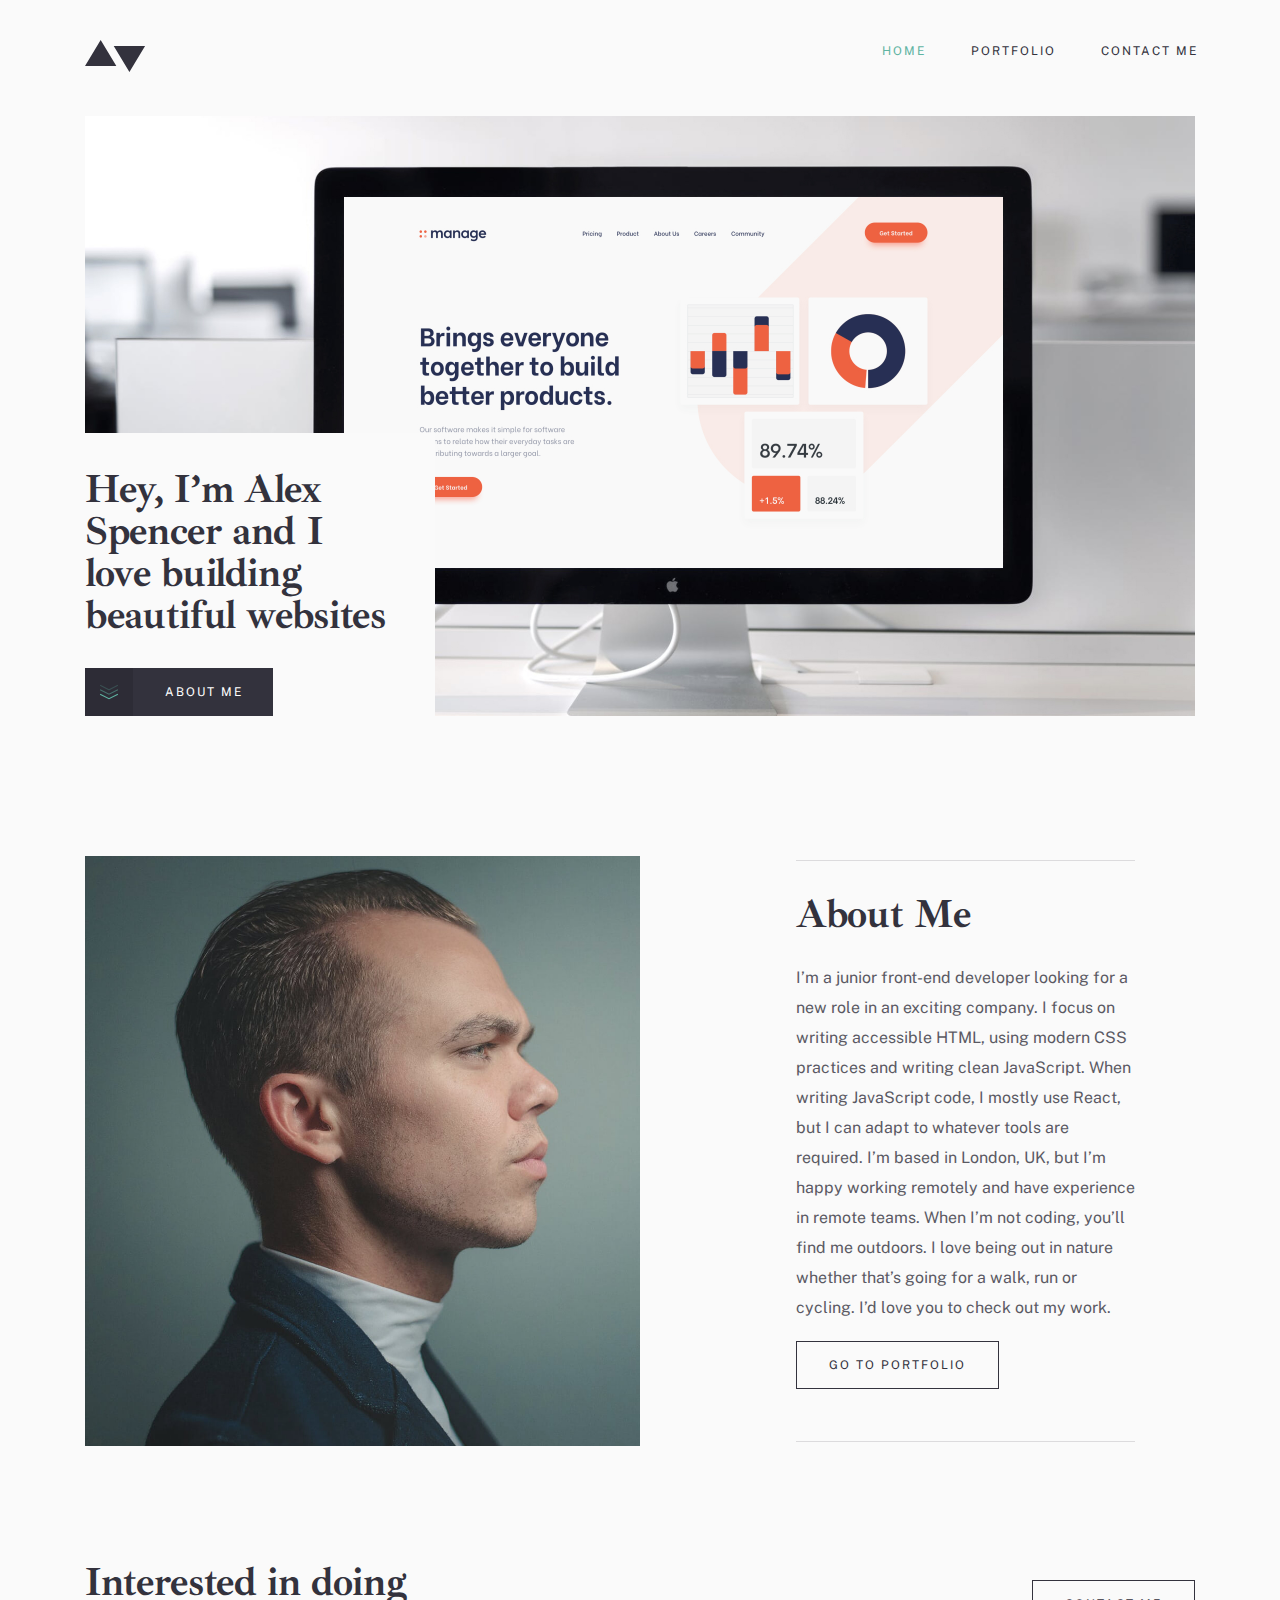
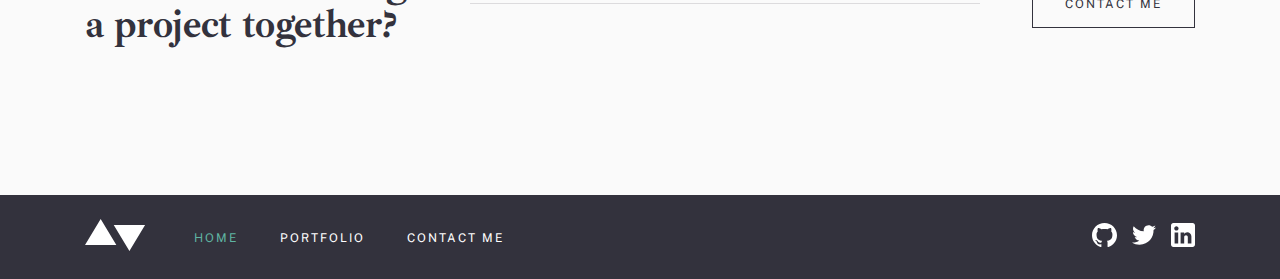
<file: index.html>
<!DOCTYPE html>
<html lang="en">

<head>
  <meta charset="UTF-8">
  <meta http-equiv="X-UA-Compatible" content="IE=edge">
  <meta name="viewport" content="width=device-width, initial-scale=1.0">
  <link rel="stylesheet" href="./css/main.css">
  <title>final exam</title>
</head>

<body>

  <div class="container">
    <header class="header">

      <a href="index.html" class="logo-holder">
        <img src="./img/logo.svg" alt="logo" class="header-logo">
      </a>

      <ul class="header-nav">
        <li class="header-nav__item">
          <a href="index.html" class="header-nav__link active">HOME</a>
        </li>

        <li class="header-nav__item">
          <a href="portfolio.html" class="header-nav__link">PORTFOLIO</a>
        </li>

        <li class="header-nav__item">
          <a href="contact.html" class="header-nav__link">CONTACT ME</a>
        </li>
      </ul>

      <button type="button" class="header-hamburg__btn"></button>

    </header>

    <div class="site-hero">
      <div class="site-hero__holder">
        <h1 class="site-hero__title">
          Hey, I’m Alex Spencer and I love building beautiful websites
        </h1>

        <a href="#about-id" class="site-hero__btn">ABOUT ME</a>
      </div>

    </div>

    <main class="about" id="about-id">
      <div class="self__img-box"></div>

      <div class="about-desc">
        <h3 class="about-heading">
          About Me
        </h3>

        <p class="about-text">
          I’m a junior front-end developer looking for a new role in an exciting company. I focus on writing accessible
          HTML, using modern CSS practices and writing clean JavaScript. When writing JavaScript code, I mostly use
          React, but I can adapt to whatever tools are required. I’m based in London, UK, but I’m happy working remotely
          and have experience in remote teams. When I’m not coding, you’ll find me outdoors. I love being out in nature
          whether that’s going for a walk, run or cycling. I’d love you to check out my work.
        </p>

        <a href="./portfolio.html" class="about-btn">
          GO TO PORTFOLIO
        </a>
      </div>
    </main>





    <div class="doing">
      <h2 class="doing-heading">
        Interested in doing a project together?
      </h2>

      <div class="doing-button">
        <a href="./contact.html" class="doing-btn">
          CONTACT ME
        </a>
      </div>

    </div>


  </div>

  <footer class="footer">

    <div class="footer-section container">
      <a href="index.html" class="logo-holder">
        <img src="./img/footer-logo.svg" alt="logo" class="footer-logo">
      </a>


      <ul class="footer-container">
        <li class="footer-container__content">
          <a href="index.html" class="footer-container__link active">HOME</a>
        </li>

        <li class="footer-container__content">
          <a href="portfolio.html" class="footer-container__link">PORTFOLIO</a>
        </li>

        <li class="footer-container__content">
          <a href="contact.html" class="footer-container__link">CONTACT ME</a>
        </li>
      </ul>

      <div class="footer-social">
        <a href="https://github.com/" class="footer-social__link">
          <img class="footer-social__img" src="./img/git.svg" alt="Git">
        </a>

        <a href="https://twitter.com/?lang=ru" class="footer-social__link">
          <img class="footer-social__img" src="./img/twitter.svg" alt="twitter">
        </a>

        <a href="https://ru.linkedin.com/" class="footer-social__link">
          <img class="footer-social__img" src="./img/linkedin.svg" alt="Linkedin">
        </a>
      </div>
    </div>

  </footer>


  <script src="./js/main.js"></script>
</body>

</html>
</file>
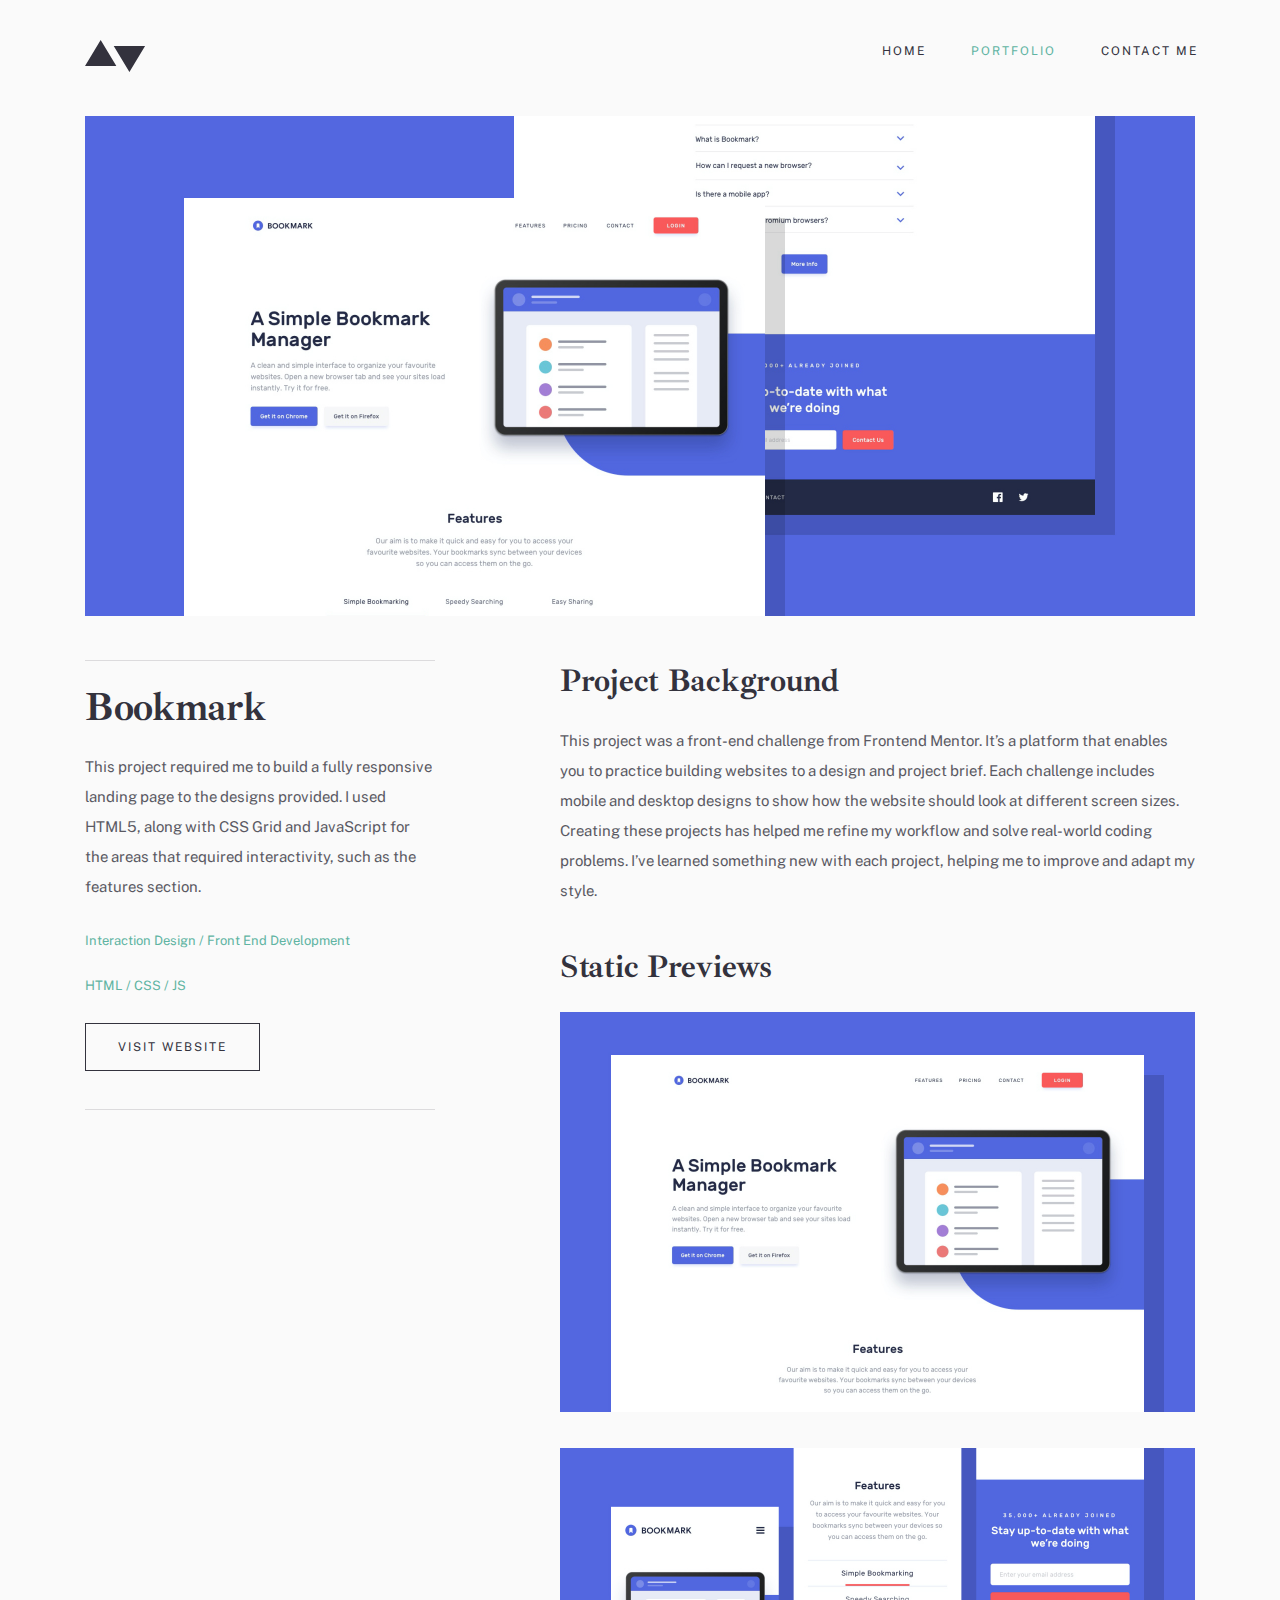
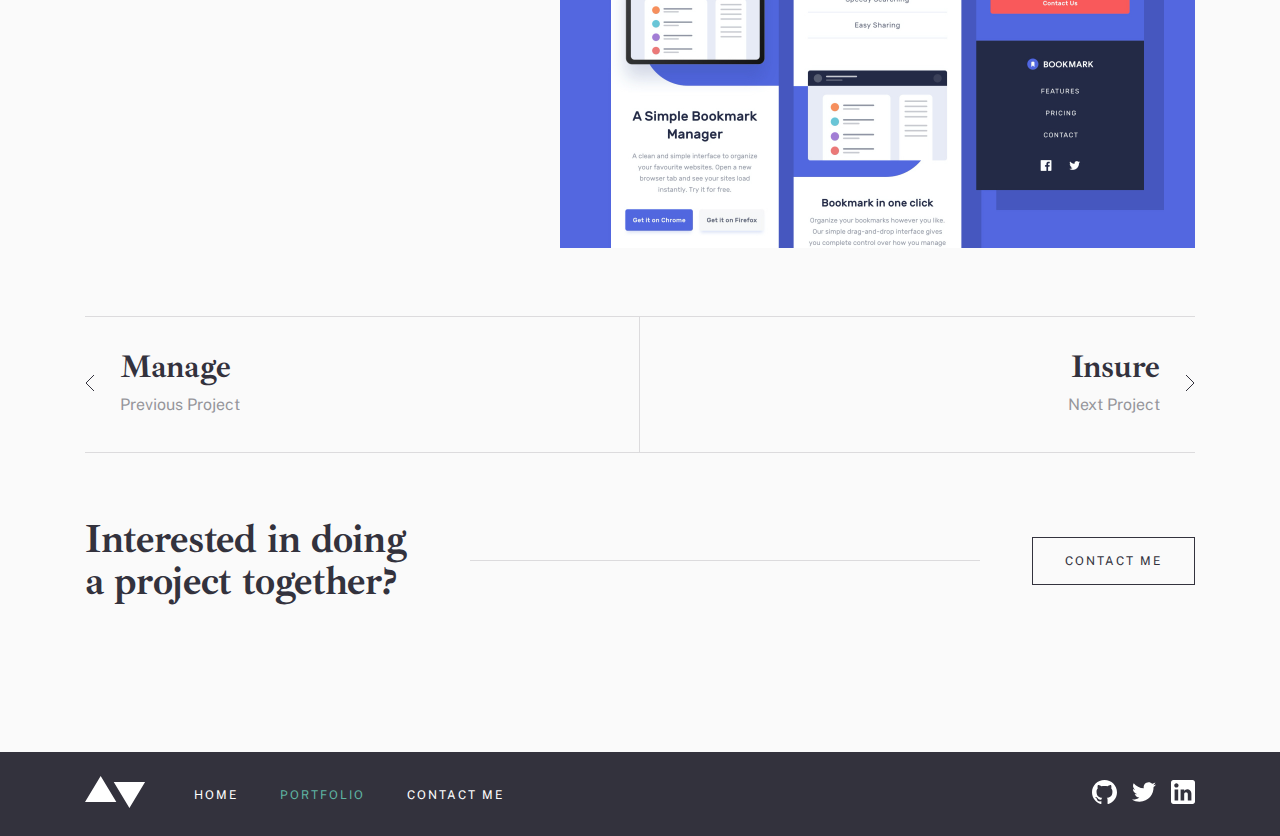
<file: bookmark.html>
<!DOCTYPE html>
<html lang="en">

<head>
  <meta charset="UTF-8">
  <meta http-equiv="X-UA-Compatible" content="IE=edge">
  <meta name="viewport" content="width=device-width, initial-scale=1.0">
  <link rel="stylesheet" href="./css/main.css">
  <title>minimalist-portfolio</title>
</head>

<body>

  <div class="container">
    <header class="header">

      <a href="index.html" class="logo-holder">
        <img src="./img/logo.svg" alt="logo" class="header-logo">
      </a>

      <ul class="header-nav">
        <li class="header-nav__item">
          <a href="index.html" class="header-nav__link ">HOME</a>
        </li>

        <li class="header-nav__item">
          <a href="portfolio.html" class="header-nav__link active">PORTFOLIO</a>
        </li>

        <li class="header-nav__item">
          <a href="contact.html" class="header-nav__link">CONTACT ME</a>
        </li>
      </ul>

      <button type="button" class="header-hamburg__btn"></button>

    </header>

    <main class="bookmark">
      <div class="bookmark-section">
        <img class="manage-section__img" src="./img/bookmark-img1.jpg" alt="">

        <div class="bookmark-section__info">
          <div class="bookmark-section__info-site">
            <h3 class="bookmark-site__title">
              Bookmark
            </h3>

            <p class="bookmark-site__text">
              This project required me to build a fully responsive landing page to the designs provided. I used HTML5,
              along with CSS Grid and JavaScript for the areas that required interactivity, such as the features
              section.
            </p>

            <ul class="bookmark-section__links">
              <li>
                <a href="#" class="bookmark-section__link">Interaction Design / Front End Development</a>
              </li>

              <li>
                <a href="#" class="bookmark-section__link">HTML / CSS / JS</a>
              </li>
            </ul>

            <a href="#" class="bookmark-section__btn">visit website</a>

          </div>

          <div class="bookmark-section__info-background">
            <h4 class="bookmark-background__title">
              Project Background
            </h4>

            <p class="bookmark-background__desc">
              This project was a front-end challenge from Frontend Mentor. It’s a platform that enables you to practice
              building websites to a design and project brief. Each challenge includes mobile and desktop designs to
              show how the website should look at different screen sizes. Creating these projects has helped me refine
              my workflow and solve real-world coding problems. I’ve learned something new with each project, helping me
              to improve and adapt my style.
            </p>

            <h4 class="bookmark-background__content">
              Static Previews
            </h4>

            <img src="./img/bookmark-img2.jpg" alt="" class="bookmark-background__img">

            <img src="./img/bookmark-img3.jpg" alt="" class="bookmark-background__img">
          </div>
        </div>
      </div>
    </main>

    <div class="fylo">
      <div class="fylo-left">
        <a href="./manage.html">
          <img class="array" src="./img/<.svg" alt="">
        </a>
        <div class="fylo-left__info">
          <h4 class="fylo-title">
            Manage
          </h4>

          <span class="fylo-content">
            Previous Project
          </span>
        </div>

      </div>

      <div class="fylo-right">
        <div class="fylo-right__info">
          <h4 class="fylo-title">
            Insure
          </h4>

          <span class="fylo-content">
            Next Project
          </span>
        </div>
      </div>

      <a href="./detail.html">
        <img class="fylo-right__img" src="./img/>.svg" alt="">
      </a>
    </div>

    <div class="doing">
      <h2 class="doing-heading">
        Interested in doing a project together?
      </h2>

      <div class="doing-button">
        <a href="./contact.html" class="doing-btn">
          CONTACT ME
        </a>
      </div>

    </div>

  </div>

  <footer class="footer">

    <div class="footer-section container">
      <a href="index.html" class="logo-holder">
        <img src="./img/footer-logo.svg" alt="logo" class="footer-logo">
      </a>


      <ul class="footer-container">
        <li class="footer-container__content">
          <a href="index.html" class="footer-container__link">HOME</a>
        </li>

        <li class="footer-container__content">
          <a href="portfolio.html" class="footer-container__link active">PORTFOLIO</a>
        </li>

        <li class="footer-container__content">
          <a href="contact.html" class="footer-container__link">CONTACT ME</a>
        </li>
      </ul>

      <div class="footer-social">
        <a href="https://github.com/" class="footer-social__link">
          <img class="footer-social__img" src="./img/git.svg" alt="Git">
        </a>

        <a href="https://twitter.com/?lang=ru" class="footer-social__link">
          <img class="footer-social__img" src="./img/twitter.svg" alt="twitter">
        </a>

        <a href="https://ru.linkedin.com/" class="footer-social__link">
          <img class="footer-social__img" src="./img/linkedin.svg" alt="Linkedin">
        </a>
      </div>
    </div>

  </footer>


  <script src="./js/main.js"></script>
</body>

</html>
</file>
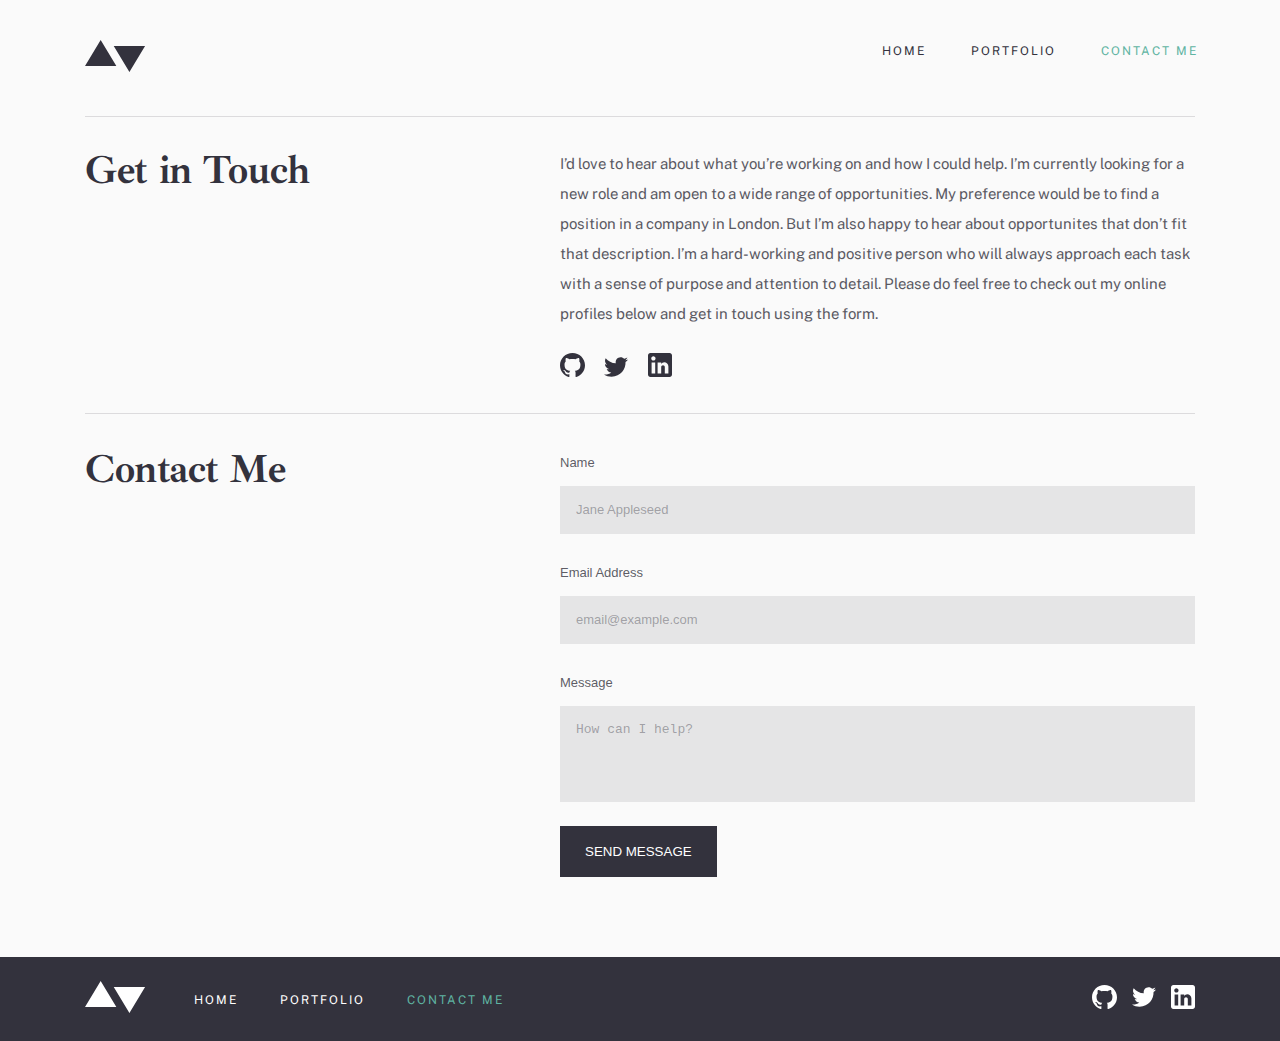
<file: contact.html>
<!DOCTYPE html>
<html lang="en">

<head>
  <meta charset="UTF-8">
  <meta http-equiv="X-UA-Compatible" content="IE=edge">
  <meta name="viewport" content="width=device-width, initial-scale=1.0">
  <link rel="stylesheet" href="./css/main.css">
  <title>PORTFOLIO</title>
</head>

<body>


  <div class="container">

    <header class="header">

      <a href="index.html" class="logo-holder">
        <img src="./img/logo.svg" alt="logo" class="header-logo">
      </a>


      <ul class="header-nav">
        <li class="header-nav__item">
          <a href="index.html" class="header-nav__link">HOME</a>
        </li>

        <li class="header-nav__item">
          <a href="portfolio.html" class="header-nav__link">PORTFOLIO</a>
        </li>

        <li class="header-nav__item">
          <a href="contact.html" class="header-nav__link active">CONTACT ME</a>
        </li>
      </ul>

      <button type="button" class="header-hamburg__btn"></button>

    </header>


    <div class="get">
      <h2 class="get-title">
        Get in Touch
      </h2>

      <div class="get-section">
        <p class="get-desc">
          I’d love to hear about what you’re working on and how I could help. I’m currently looking for a new role and
          am
          open to a wide range of opportunities. My preference would be to find a position in a company in London. But
          I’m
          also happy to hear about opportunites that don’t fit that description. I’m a hard-working and positive person
          who will always approach each task with a sense of purpose and attention to detail. Please do feel free to
          check
          out my online profiles below and get in touch using the form.
        </p>

        <div class="get-social">
          <a href="" class="get-social__link">
            <img src="./img/git-bl.svg" alt="github" class="get-social__img">
          </a>

          <a href="" class="get-social__link">
            <img src="./img/twitter-bl.svg" alt="twitter" class="get-social__img">
          </a>

          <a href="" class="get-social__link">
            <img src="./img/linkedin-bl.svg" alt="linkedin" class="get-social__img">
          </a>
        </div>
      </div>

    </div>

    <div class="contact ">
      <section class="contact-me">
        <h2 class="contact-me__heading">Contact Me</h2>
        <form class="contact-me__form contact-form" action="https://echo.htmlacademy.ru" method="POST">
          <div class="contact-form__input-box">
            <label class="contact-form__label">Name
              <input class="contact-form__input" name="name" type="text" placeholder="Jane Appleseed" minlength="2"
                required>
            </label>
          </div>
          <div class="contact-form__input-box">
            <label class="contact-form__label">Email Address
              <input class="contact-form__input" name="email" type="email" placeholder="email@example.com" required
                pattern="^([a-z0-9_\.-]+)@([\da-z\.-]+)\.([a-z\.]{2,6})$" minlength="2">
            </label>
          </div>

          <div class="contact-form__input-box">
            <label class="contact-form__label">Message
              <textarea class="contact-form__input contact-form__txt" name="text" placeholder="How can I help?" required
                minlength="2"></textarea>
            </label>
          </div>

          <button class="contact-form__btn" type="submit">SEND MESSAGE</button>
        </form>
      </section>
    </div>

  </div>
  <footer class="footer">

    <div class="footer-section container">
      <a href="index.html" class="logo-holder">
        <img src="./img/footer-logo.svg" alt="logo" class="footer-logo">
      </a>


      <ul class="footer-container">
        <li class="footer-container__content">
          <a href="index.html" class="footer-container__link">HOME</a>
        </li>

        <li class="footer-container__content">
          <a href="portfolio.html" class="footer-container__link">PORTFOLIO</a>
        </li>

        <li class="footer-container__content">
          <a href="contact.html" class="footer-container__link active">CONTACT ME</a>
        </li>
      </ul>

      <div class="footer-social">
        <a href="https://github.com/" class="footer-social__link">
          <img class="footer-social__img" src="./img/git.svg" alt="Git">
        </a>

        <a href="https://twitter.com/?lang=ru" class="footer-social__link">
          <img class="footer-social__img" src="./img/twitter.svg" alt="twitter">
        </a>

        <a href="https://ru.linkedin.com/" class="footer-social__link">
          <img class="footer-social__img" src="./img/linkedin.svg" alt="Linkedin">
        </a>
      </div>
    </div>

  </footer>


  <script src="js/main.js"></script>
</body>

</html>
</file>
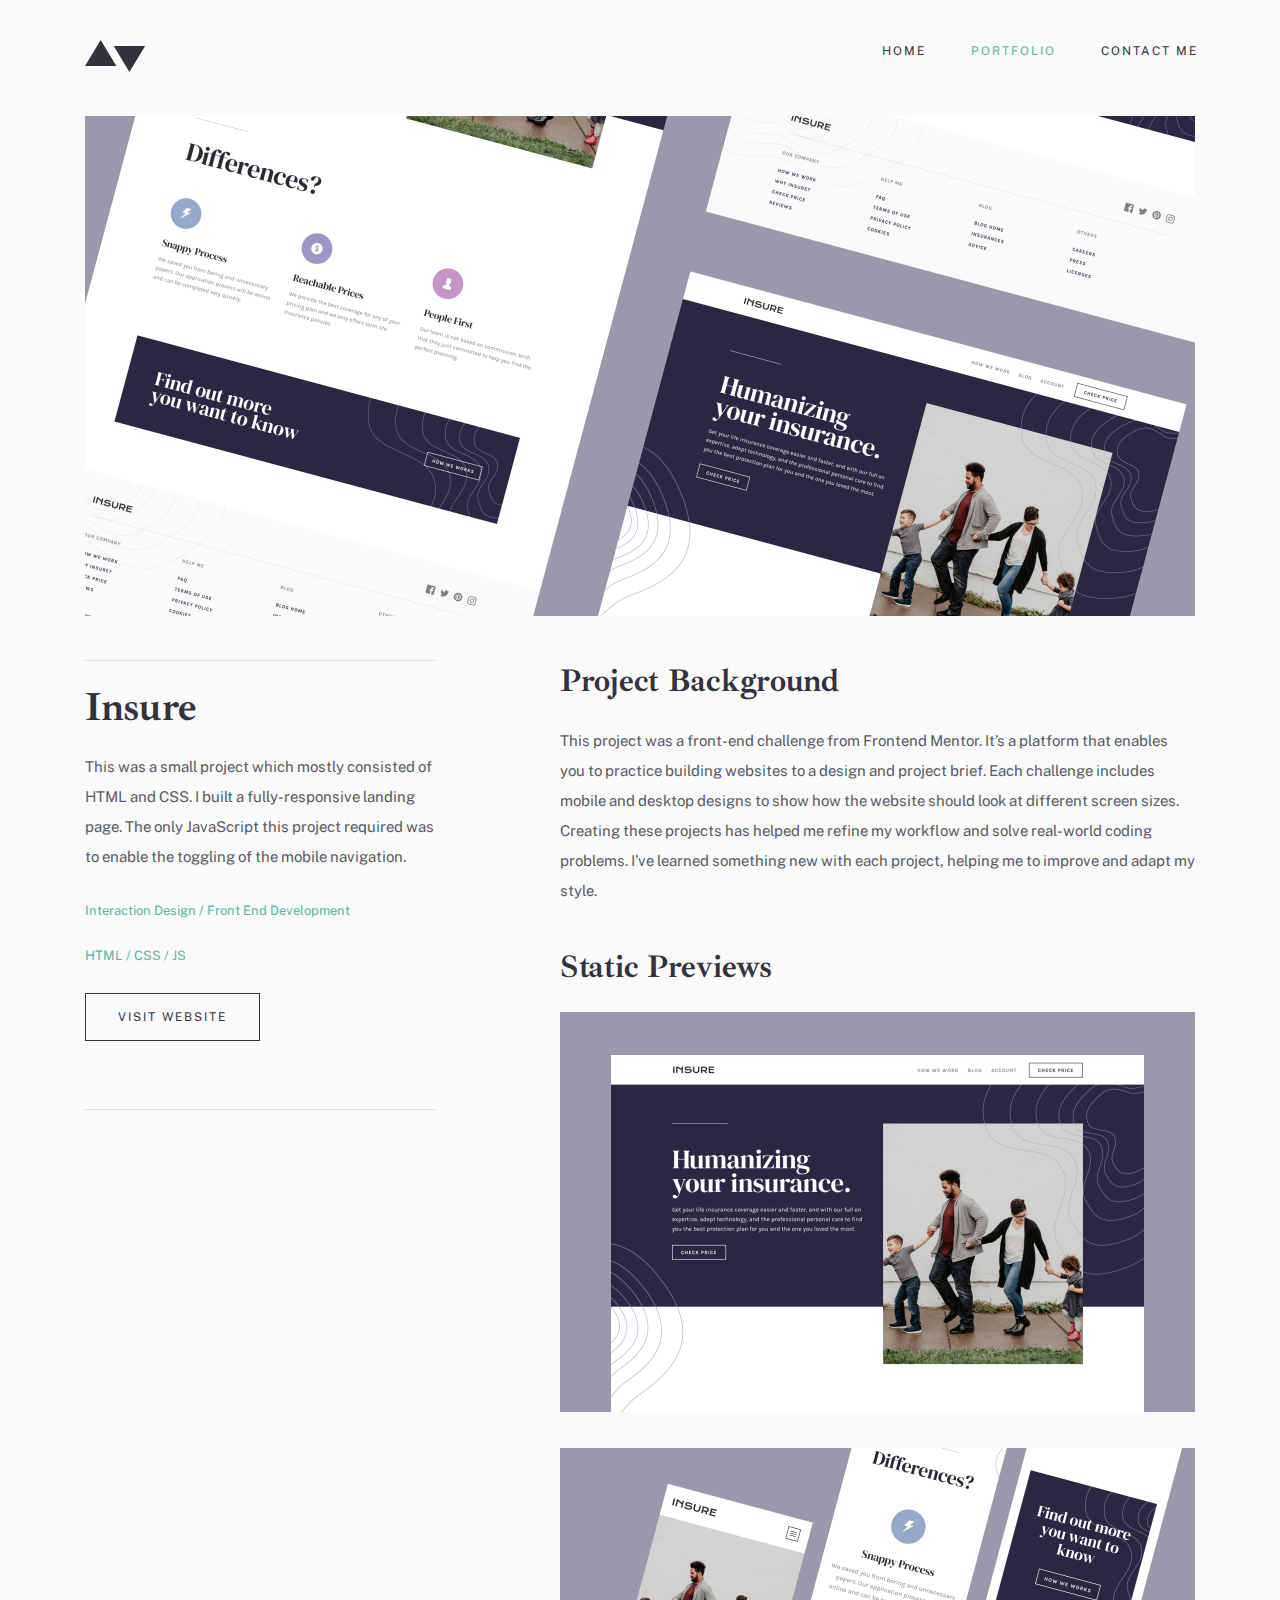
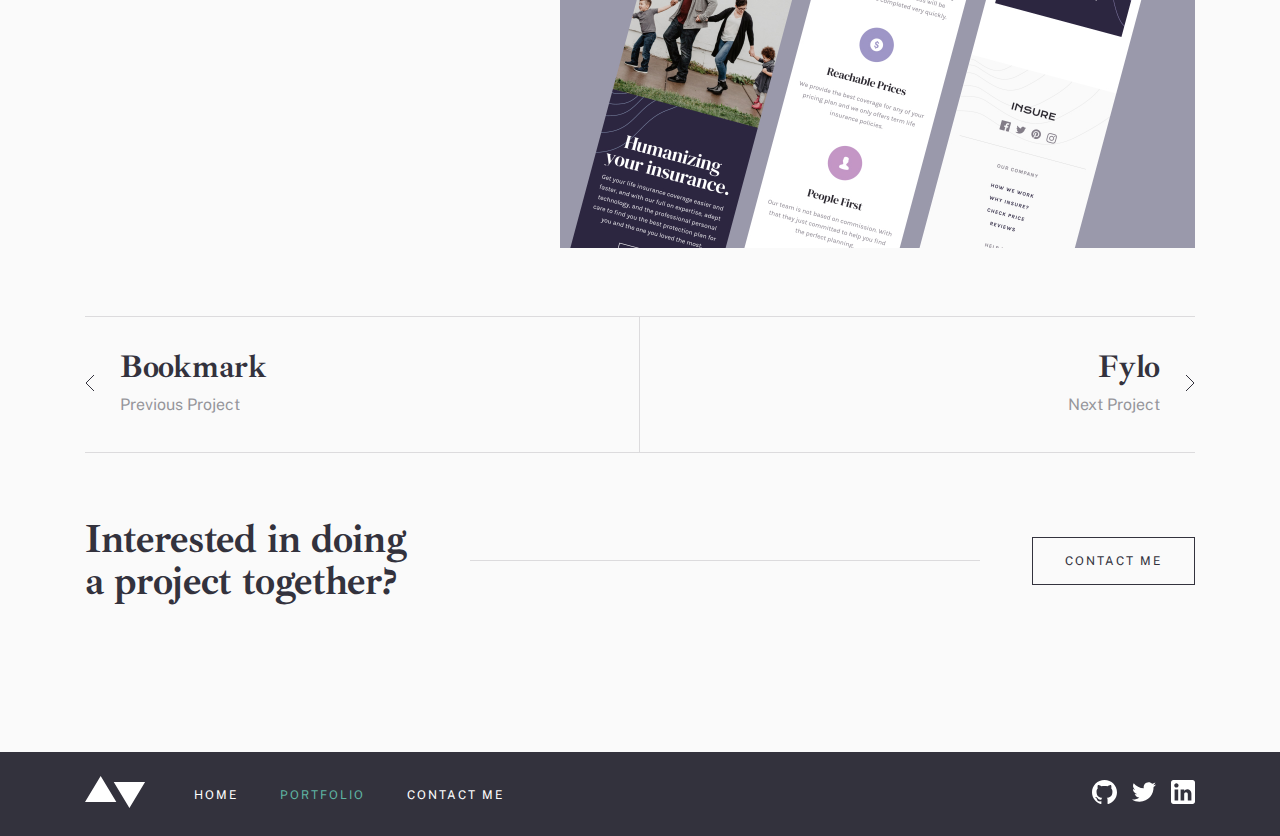
<file: detail.html>
<!DOCTYPE html>
<html lang="en">

<head>
  <meta charset="UTF-8">
  <meta http-equiv="X-UA-Compatible" content="IE=edge">
  <meta name="viewport" content="width=device-width, initial-scale=1.0">
  <link rel="stylesheet" href="./css/main.css">
  <title>minimalist-portfolio</title>
</head>

<body>

  <div class="container">
    <header class="header">

      <a href="index.html" class="logo-holder">
        <img src="./img/logo.svg" alt="logo" class="header-logo">
      </a>

      <ul class="header-nav">
        <li class="header-nav__item">
          <a href="index.html" class="header-nav__link ">HOME</a>
        </li>

        <li class="header-nav__item">
          <a href="portfolio.html" class="header-nav__link active">PORTFOLIO</a>
        </li>

        <li class="header-nav__item">
          <a href="contact.html" class="header-nav__link">CONTACT ME</a>
        </li>
      </ul>

      <button type="button" class="header-hamburg__btn"></button>

    </header>

    <main class="detail">
      <div class="detail-section">
        <img class="detail-section__img" src="./img/detail-img1.jpg" alt="">

        <div class="detail-section__info">
          <div class="detail-section__info-site">
            <h3 class="detail-site__title">
              Insure
            </h3>

            <p class="detail-site__text">
              This was a small project which mostly consisted of HTML and CSS. I built a fully-responsive landing page.
              The only JavaScript this project required was to enable the toggling of the mobile navigation.
            </p>

            <ul class="detail-section__links">
              <li>
                <a href="#" class="detail-section__link">Interaction Design / Front End Development</a>
              </li>

              <li>
                <a href="#" class="detail-section__link">HTML / CSS / JS</a>
              </li>
            </ul>

            <a href="#" class="detail-section__btn">visit website</a>

          </div>

          <div class="detail-section__info-background">
            <h4 class="detail-background__title">
              Project Background
            </h4>

            <p class="detail-background__desc">
              This project was a front-end challenge from Frontend Mentor. It’s a platform that enables you to practice
              building websites to a design and project brief. Each challenge includes mobile and desktop designs to
              show how the website should look at different screen sizes. Creating these projects has helped me refine
              my workflow and solve real-world coding problems. I’ve learned something new with each project, helping me
              to improve and adapt my style.
            </p>

            <h4 class="detail-background__content">
              Static Previews
            </h4>

            <img src="./img/detail-img2.jpg" alt="" class="manage-background__img">

            <img src="./img/detail-img3.jpg" alt="" class="manage-background__img">
          </div>
        </div>
      </div>
    </main>

    <div class="fylo">
      <div class="fylo-left">
        <a href="./bookmark.html">
          <img class="array" src="./img/<.svg" alt="">
        </a>
        <div class="fylo-left__info">
          <h4 class="fylo-title">
            Bookmark
          </h4>

          <span class="fylo-content">
            Previous Project
          </span>
        </div>

      </div>

      <div class="fylo-right">
        <div class="fylo-right__info">
          <h4 class="fylo-title">
            Fylo
          </h4>

          <span class="fylo-content">
            Next Project
          </span>
        </div>
      </div>

      <a href="./last.html">
        <img class="fylo-right__img" src="./img/>.svg" alt="">
      </a>
    </div>

    <div class="doing">
      <h2 class="doing-heading">
        Interested in doing a project together?
      </h2>

      <div class="doing-button">
        <a href="./contact.html" class="doing-btn">
          CONTACT ME
        </a>
      </div>

    </div>

  </div>

  <footer class="footer">

    <div class="footer-section container">
      <a href="index.html" class="logo-holder">
        <img src="./img/footer-logo.svg" alt="logo" class="footer-logo">
      </a>


      <ul class="footer-container">
        <li class="footer-container__content">
          <a href="index.html" class="footer-container__link">HOME</a>
        </li>

        <li class="footer-container__content">
          <a href="portfolio.html" class="footer-container__link active">PORTFOLIO</a>
        </li>

        <li class="footer-container__content">
          <a href="contact.html" class="footer-container__link">CONTACT ME</a>
        </li>
      </ul>

      <div class="footer-social">
        <a href="https://github.com/" class="footer-social__link">
          <img class="footer-social__img" src="./img/git.svg" alt="Git">
        </a>

        <a href="https://twitter.com/?lang=ru" class="footer-social__link">
          <img class="footer-social__img" src="./img/twitter.svg" alt="twitter">
        </a>

        <a href="https://ru.linkedin.com/" class="footer-social__link">
          <img class="footer-social__img" src="./img/linkedin.svg" alt="Linkedin">
        </a>
      </div>
    </div>

  </footer>


  <script src="./js/main.js"></script>
</body>

</html>
</file>
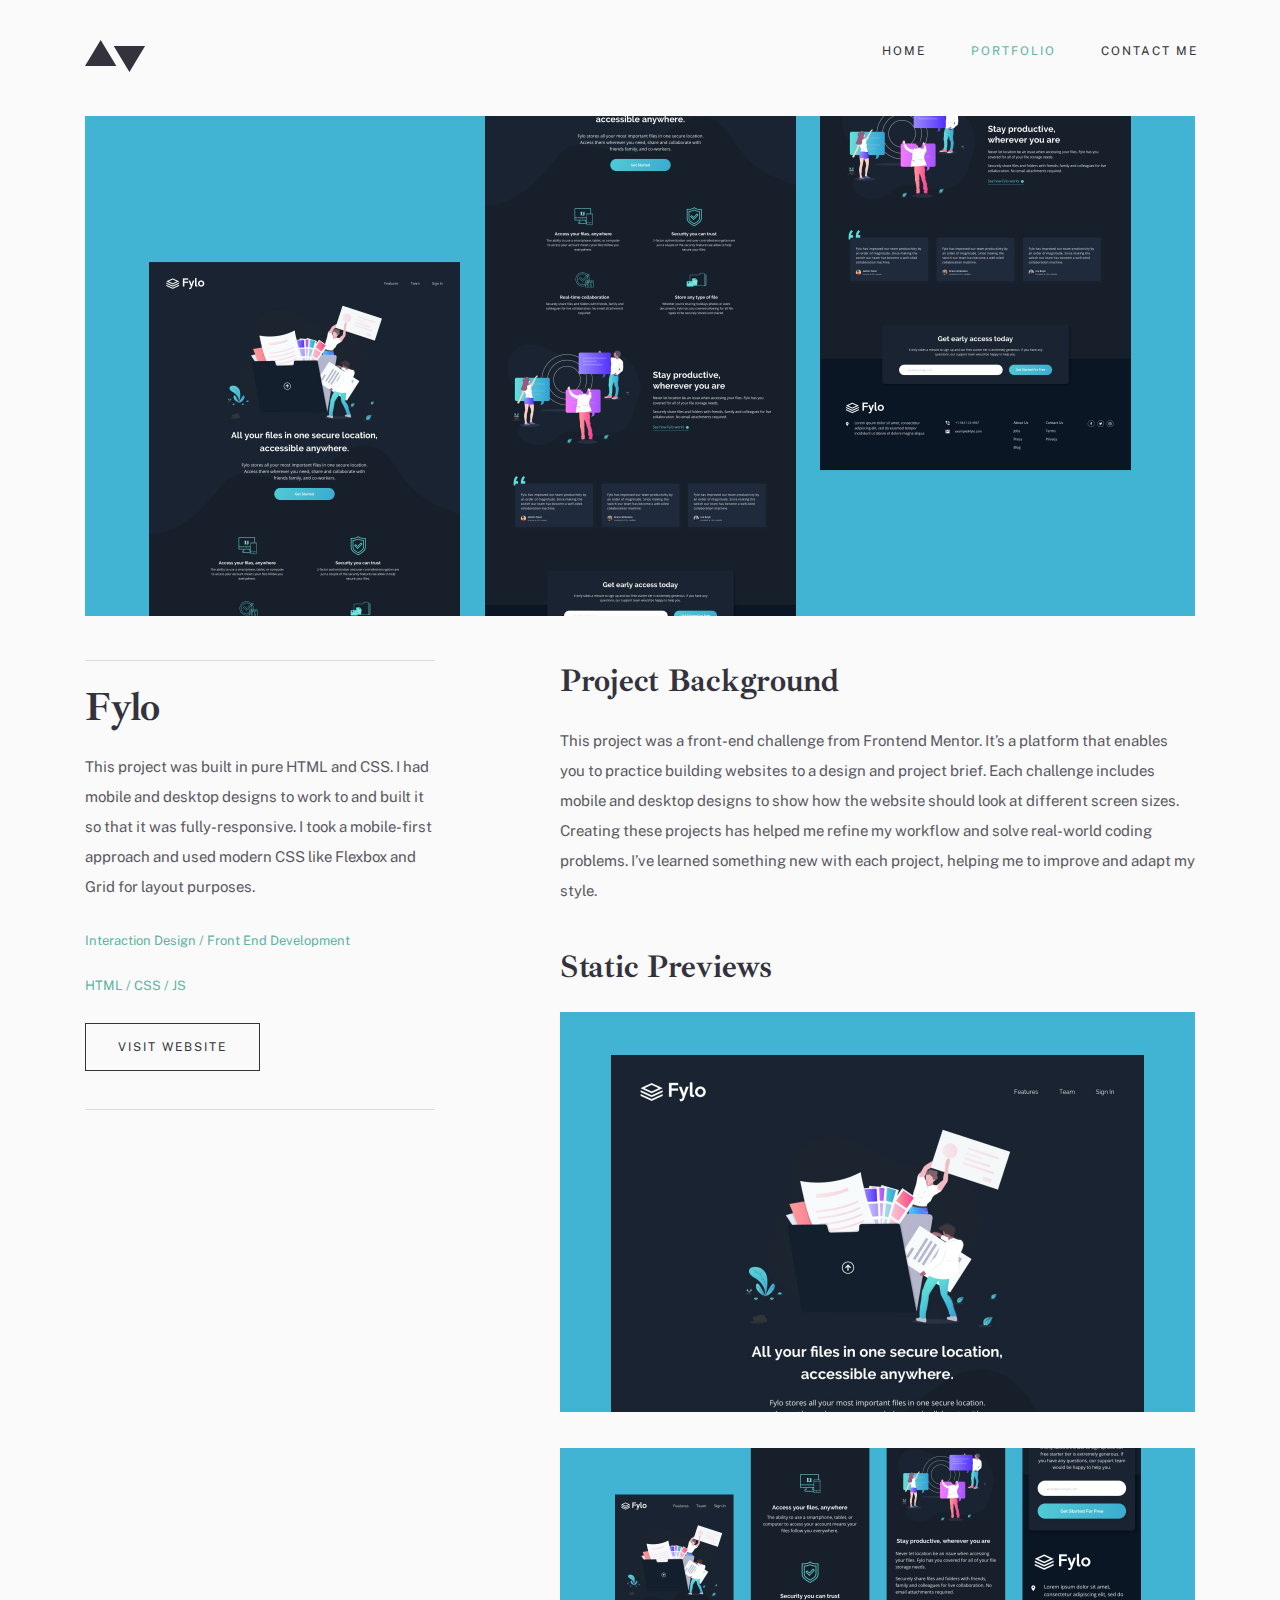
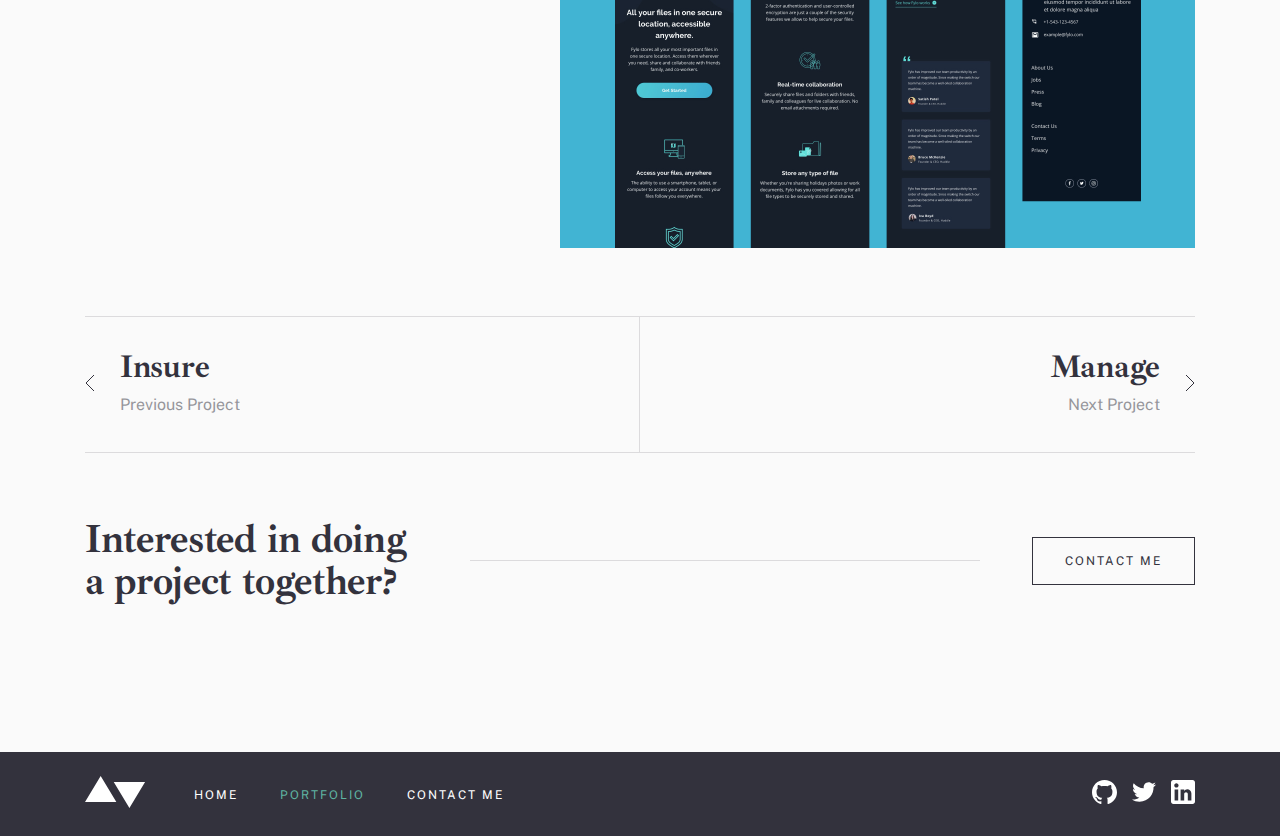
<file: last.html>
<!DOCTYPE html>
<html lang="en">

<head>
  <meta charset="UTF-8">
  <meta http-equiv="X-UA-Compatible" content="IE=edge">
  <meta name="viewport" content="width=device-width, initial-scale=1.0">
  <link rel="stylesheet" href="./css/main.css">
  <title>minimalist-portfolio</title>
</head>

<body>

  <div class="container">
    <header class="header">

      <a href="index.html" class="logo-holder">
        <img src="./img/logo.svg" alt="logo" class="header-logo">
      </a>

      <ul class="header-nav">
        <li class="header-nav__item">
          <a href="index.html" class="header-nav__link ">HOME</a>
        </li>

        <li class="header-nav__item">
          <a href="portfolio.html" class="header-nav__link active">PORTFOLIO</a>
        </li>

        <li class="header-nav__item">
          <a href="contact.html" class="header-nav__link">CONTACT ME</a>
        </li>
      </ul>

      <button type="button" class="header-hamburg__btn"></button>

    </header>

    <main class="last">
      <div class="last-section">
        <img class="last-section__img" src="./img/fylo-img1.jpg" alt="">

        <div class="last-section__info">
          <div class="last-section__info-site">
            <h3 class="last-site__title">
              Fylo
            </h3>

            <p class="last-site__text">
              This project was built in pure HTML and CSS. I had mobile and desktop designs to work to and built it so
              that it was fully-responsive. I took a mobile-first approach and used modern CSS like Flexbox and Grid for
              layout purposes.
            </p>

            <ul class="last-section__links">
              <li>
                <a href="#" class="last-section__link">Interaction Design / Front End Development</a>
              </li>

              <li>
                <a href="#" class="last-section__link">HTML / CSS / JS</a>
              </li>
            </ul>

            <a href="#" class="last-section__btn">visit website</a>

          </div>

          <div class="last-section__info-background">
            <h4 class="last-background__title">
              Project Background
            </h4>

            <p class="last-background__desc">
              This project was a front-end challenge from Frontend Mentor. It’s a platform that enables you to practice
              building websites to a design and project brief. Each challenge includes mobile and desktop designs to
              show how the website should look at different screen sizes. Creating these projects has helped me refine
              my workflow and solve real-world coding problems. I’ve learned something new with each project, helping me
              to improve and adapt my style.
            </p>

            <h4 class="last-background__content">
              Static Previews
            </h4>

            <img src="./img/fylo-img2.jpg" alt="" class="manage-background__img">

            <img src="./img/fylo-img3.jpg" alt="" class="manage-background__img">
          </div>
        </div>
      </div>
    </main>

    <div class="fylo">
      <div class="fylo-left">
        <a href="./detail.html">
          <img class="array" src="./img/<.svg" alt="">
        </a>
        <div class="fylo-left__info">
          <h4 class="fylo-title">
            Insure
          </h4>

          <span class="fylo-content">
            Previous Project
          </span>
        </div>

      </div>

      <div class="fylo-right">
        <div class="fylo-right__info">
          <h4 class="fylo-title">
            Manage
          </h4>

          <span class="fylo-content">
            Next Project
          </span>
        </div>
      </div>

      <a href="./manage.html">
        <img class="fylo-right__img" src="./img/>.svg" alt="">
      </a>
    </div>

    <div class="doing">
      <h2 class="doing-heading">
        Interested in doing a project together?
      </h2>

      <div class="doing-button">
        <a href="./contact.html" class="doing-btn">
          CONTACT ME
        </a>
      </div>
    </div>

  </div>

  <footer class="footer">

    <div class="footer-section container">
      <a href="index.html" class="logo-holder">
        <img src="./img/footer-logo.svg" alt="logo" class="footer-logo">
      </a>


      <ul class="footer-container">
        <li class="footer-container__content">
          <a href="index.html" class="footer-container__link">HOME</a>
        </li>

        <li class="footer-container__content">
          <a href="portfolio.html" class="footer-container__link active">PORTFOLIO</a>
        </li>

        <li class="footer-container__content">
          <a href="contact.html" class="footer-container__link">CONTACT ME</a>
        </li>
      </ul>

      <div class="footer-social">
        <a href="https://github.com/" class="footer-social__link">
          <img class="footer-social__img" src="./img/git.svg" alt="Git">
        </a>

        <a href="https://twitter.com/?lang=ru" class="footer-social__link">
          <img class="footer-social__img" src="./img/twitter.svg" alt="twitter">
        </a>

        <a href="https://ru.linkedin.com/" class="footer-social__link">
          <img class="footer-social__img" src="./img/linkedin.svg" alt="Linkedin">
        </a>
      </div>
    </div>

  </footer>


  <script src="./js/main.js"></script>
</body>

</html>
</file>
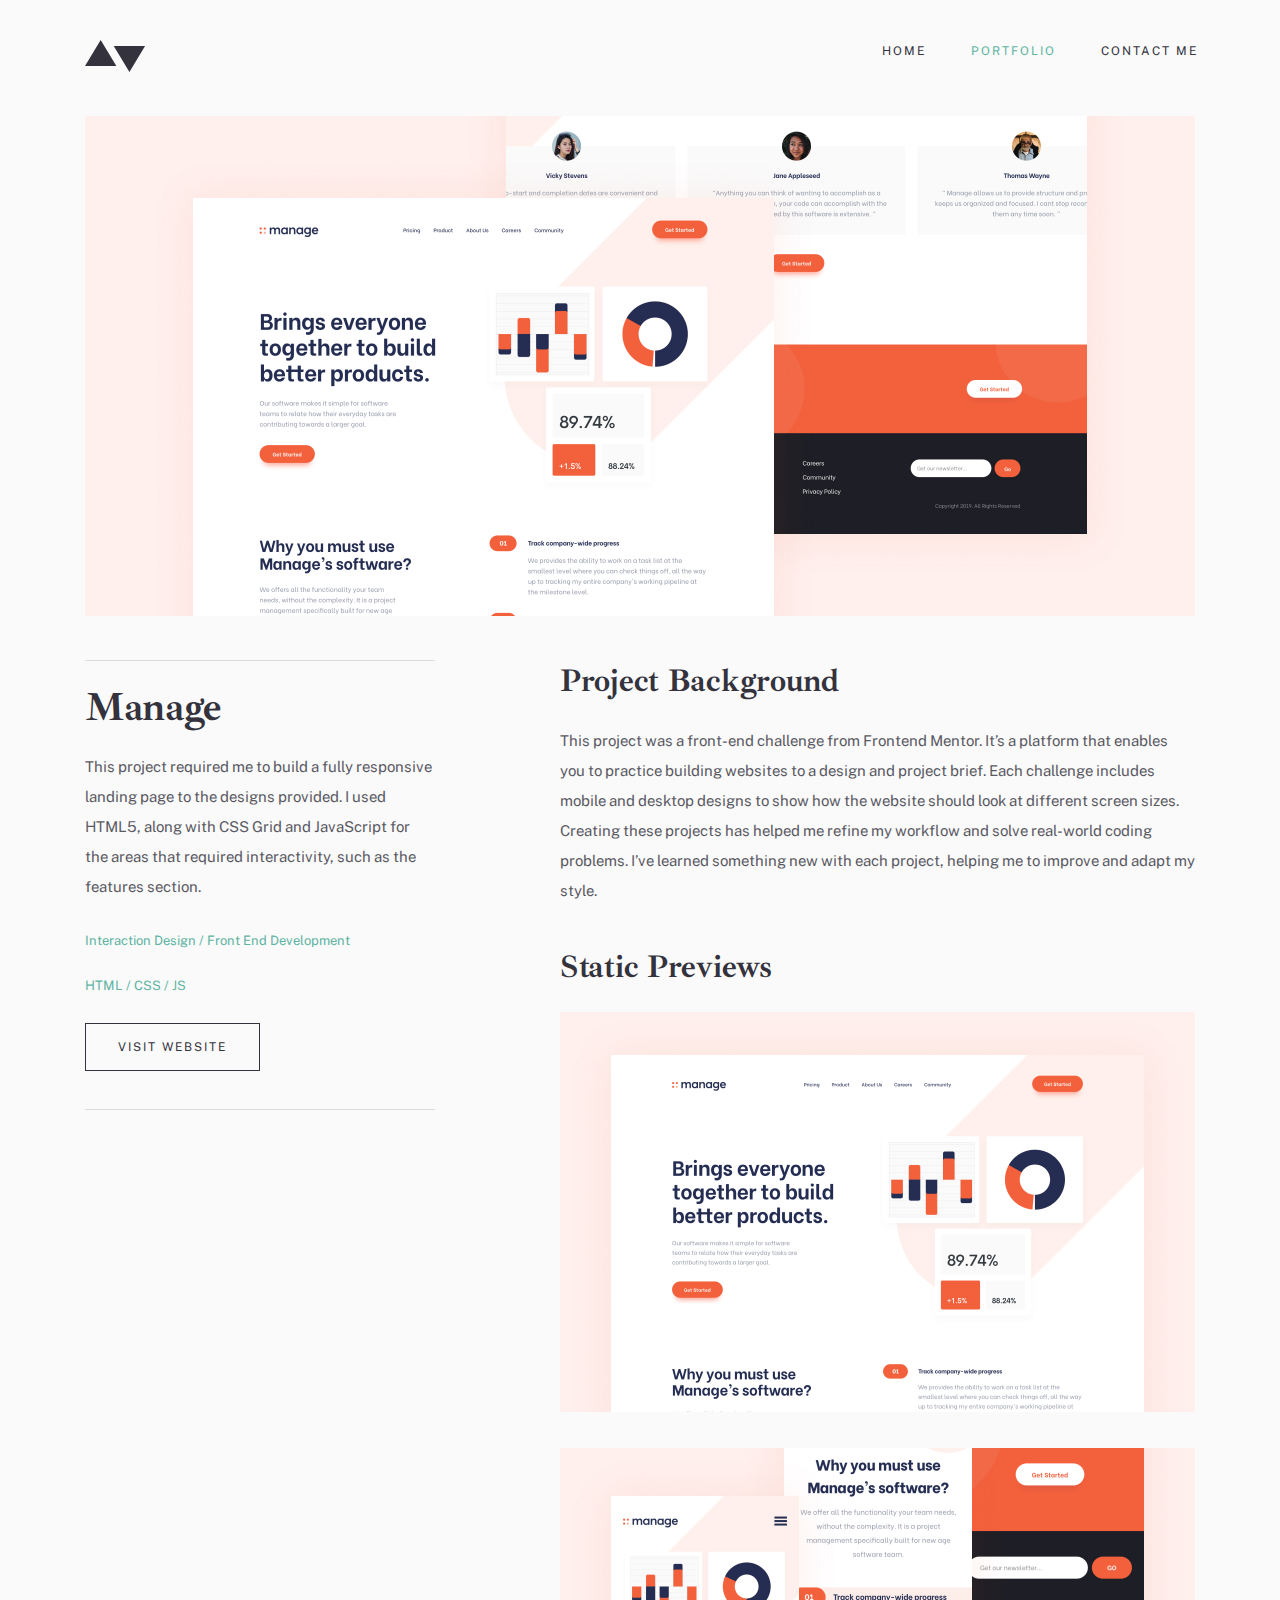
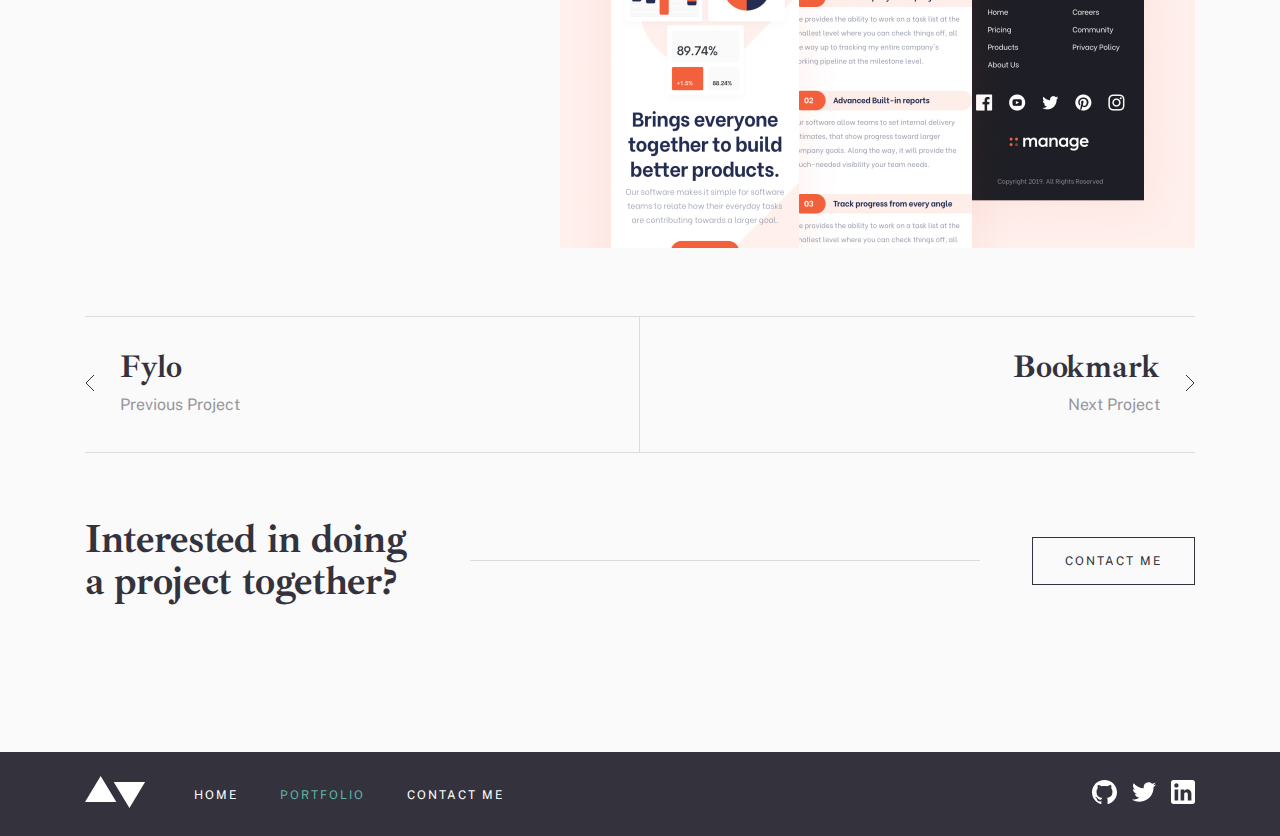
<file: manage.html>
<!DOCTYPE html>
<html lang="en">

<head>
  <meta charset="UTF-8">
  <meta http-equiv="X-UA-Compatible" content="IE=edge">
  <meta name="viewport" content="width=device-width, initial-scale=1.0">
  <link rel="stylesheet" href="./css/main.css">
  <title>minimalist-portfolio</title>
</head>

<body>

  <div class="container">
    <header class="header">

      <a href="index.html" class="logo-holder">
        <img src="./img/logo.svg" alt="logo" class="header-logo">
      </a>

      <ul class="header-nav">
        <li class="header-nav__item">
          <a href="index.html" class="header-nav__link ">HOME</a>
        </li>

        <li class="header-nav__item">
          <a href="portfolio.html" class="header-nav__link active">PORTFOLIO</a>
        </li>

        <li class="header-nav__item">
          <a href="contact.html" class="header-nav__link">CONTACT ME</a>
        </li>
      </ul>

      <button type="button" class="header-hamburg__btn"></button>

    </header>

    <main class="manage">
      <div class="manage-section">
        <img class="manage-section__img" src="./img/manage-img1.jpg" alt="">

        <div class="manage-section__info">
          <div class="manage-section__info-site">
            <h3 class="manage-site__title">
              Manage
            </h3>

            <p class="manage-site__text">
              This project required me to build a fully responsive landing page to the designs provided. I used HTML5,
              along with CSS Grid and JavaScript for the areas that required interactivity, such as the features
              section.
            </p>

            <ul class="manage-section__links">
              <li>
                <a href="#" class="manage-section__link">Interaction Design / Front End Development</a>
              </li>

              <li>
                <a href="#" class="manage-section__link">HTML / CSS / JS</a>
              </li>
            </ul>

            <a href="#" class="manage-section__btn">visit website</a>

          </div>

          <div class="manage-section__info-background">
            <h4 class="manage-background__title">
              Project Background
            </h4>

            <p class="manage-background__desc">
              This project was a front-end challenge from Frontend Mentor. It’s a platform that enables you to practice
              building websites to a design and project brief. Each challenge includes mobile and desktop designs to
              show how the website should look at different screen sizes. Creating these projects has helped me refine
              my workflow and solve real-world coding problems. I’ve learned something new with each project, helping me
              to improve and adapt my style.
            </p>

            <h4 class="manage-background__content">
              Static Previews
            </h4>

            <img src="./img/manage-img2.jpg" alt="" class="manage-background__img">

            <img src="./img/manage-img3.jpg" alt="" class="manage-background__img">
          </div>
        </div>
      </div>
    </main>

    <div class="fylo">
      <div class="fylo-left">
        <a href="./last.html">
          <img class="array" src="./img/<.svg" alt="">
        </a>
        <div class="fylo-left__info">
          <h4 class="fylo-title">
            Fylo
          </h4>

          <span class="fylo-content">
            Previous Project
          </span>
        </div>

      </div>

      <div class="fylo-right">
        <div class="fylo-right__info">
          <h4 class="fylo-title">
            Bookmark
          </h4>

          <span class="fylo-content">
            Next Project
          </span>
        </div>
      </div>

      <a href="./bookmark.html">
        <img class="fylo-right__img" src="./img/>.svg" alt="">
      </a>
    </div>

    <div class="doing">
      <h2 class="doing-heading">
        Interested in doing a project together?
      </h2>

      <div class="doing-button">
        <a href="./contact.html" class="doing-btn">
          CONTACT ME
        </a>
      </div>

    </div>

  </div>

  <footer class="footer">

    <div class="footer-section container">
      <a href="index.html" class="logo-holder">
        <img src="./img/footer-logo.svg" alt="logo" class="footer-logo">
      </a>


      <ul class="footer-container">
        <li class="footer-container__content">
          <a href="index.html" class="footer-container__link">HOME</a>
        </li>

        <li class="footer-container__content">
          <a href="portfolio.html" class="footer-container__link active">PORTFOLIO</a>
        </li>

        <li class="footer-container__content">
          <a href="contact.html" class="footer-container__link">CONTACT ME</a>
        </li>
      </ul>

      <div class="footer-social">
        <a href="https://github.com/" class="footer-social__link">
          <img class="footer-social__img" src="./img/git.svg" alt="Git">
        </a>

        <a href="https://twitter.com/?lang=ru" class="footer-social__link">
          <img class="footer-social__img" src="./img/twitter.svg" alt="twitter">
        </a>

        <a href="https://ru.linkedin.com/" class="footer-social__link">
          <img class="footer-social__img" src="./img/linkedin.svg" alt="Linkedin">
        </a>
      </div>
    </div>

  </footer>


  <script src="./js/main.js"></script>
</body>

</html>
</file>
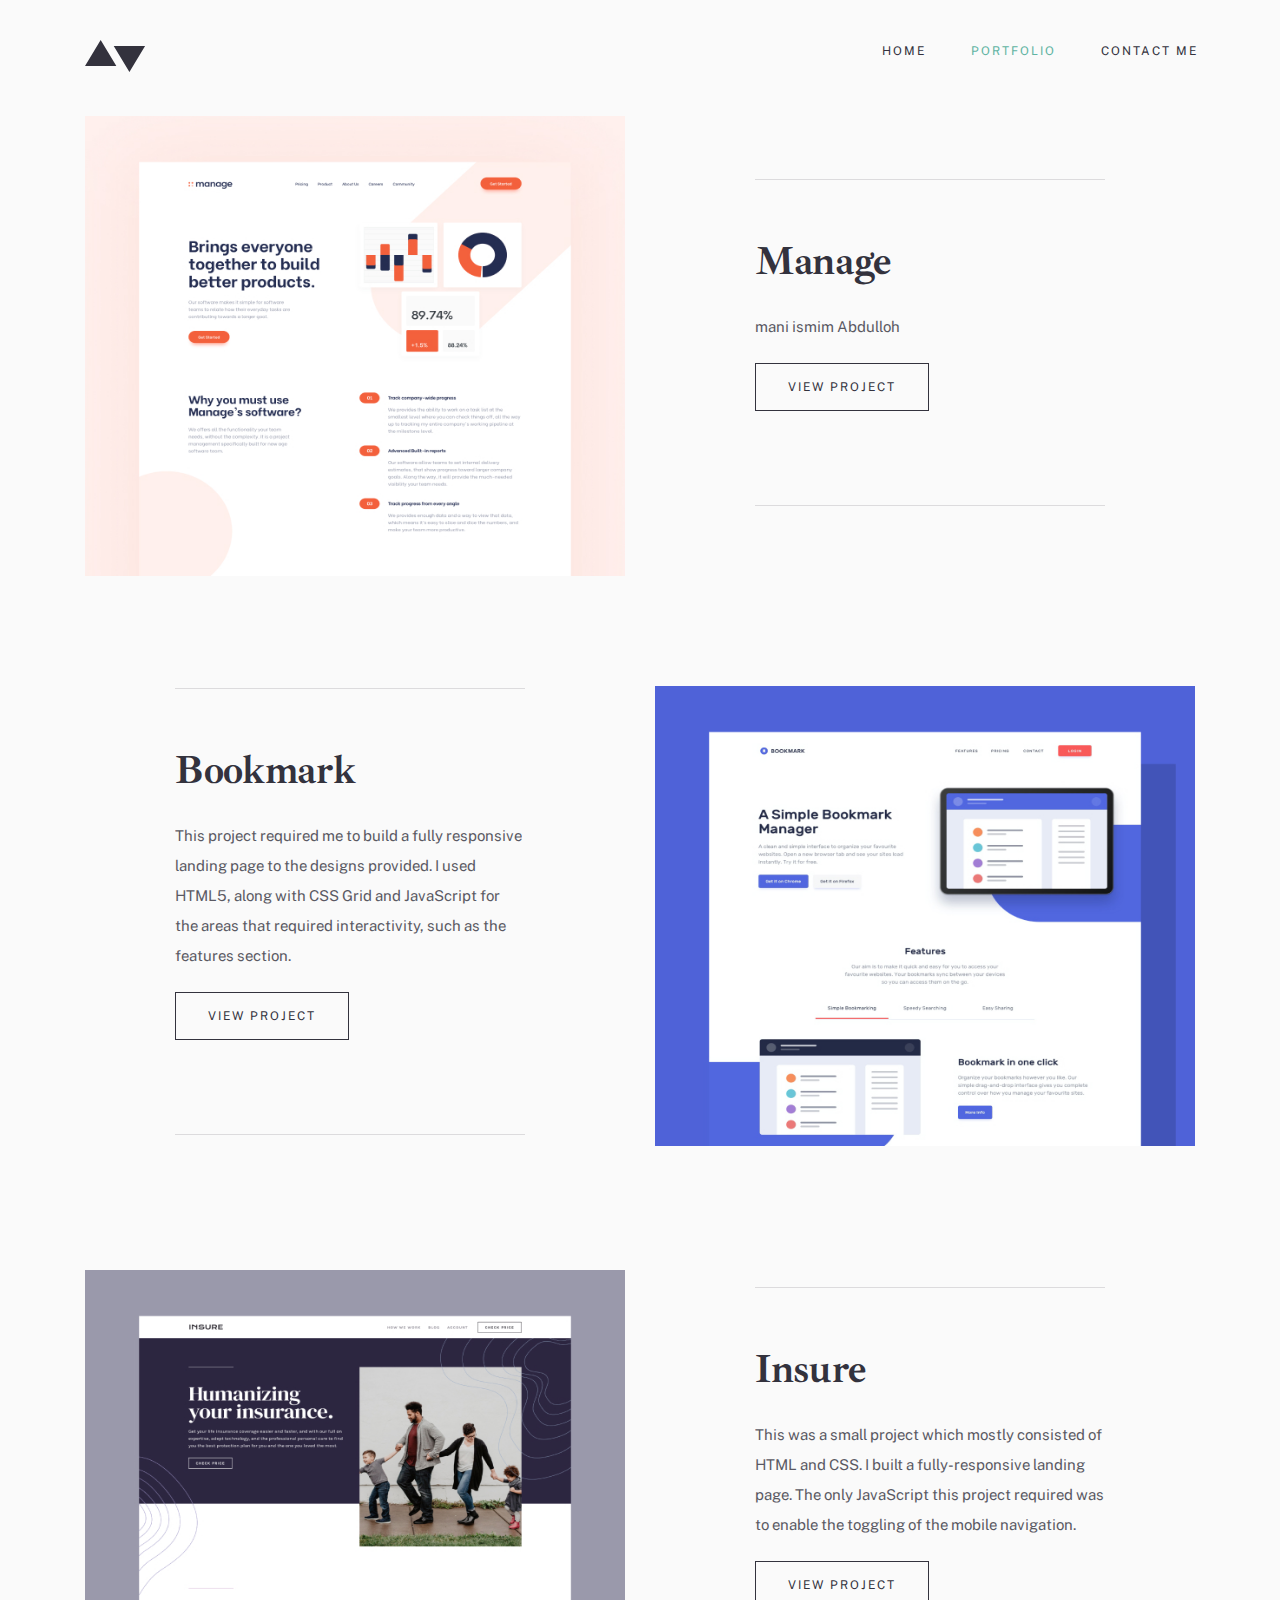
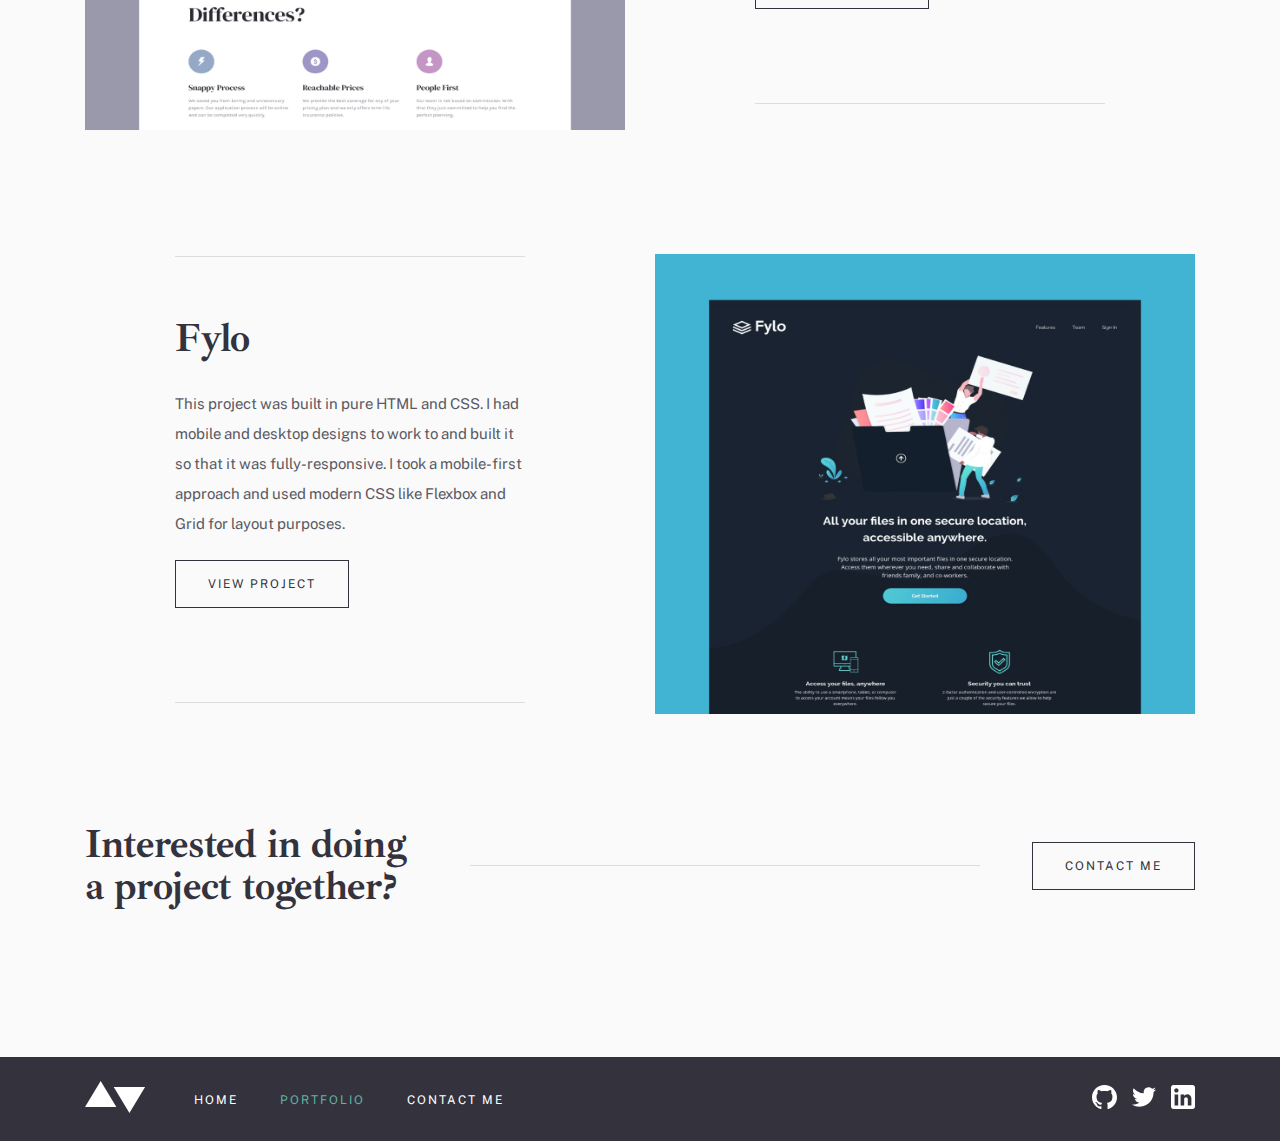
<file: portfolio.html>
<!DOCTYPE html>
<html lang="en">

<head>
  <meta charset="UTF-8">
  <meta http-equiv="X-UA-Compatible" content="IE=edge">
  <meta name="viewport" content="width=device-width, initial-scale=1.0">
  <link rel="stylesheet" href="./css/main.css">
  <title>minimalist-portfolio</title>
</head>

<body>

  <div class="container">
    <header class="header">

      <a href="index.html" class="logo-holder">
        <img src="./img/logo.svg" alt="logo" class="header-logo">
      </a>

      <ul class="header-nav">
        <li class="header-nav__item">
          <a href="index.html" class="header-nav__link ">HOME</a>
        </li>

        <li class="header-nav__item">
          <a href="portfolio.html" class="header-nav__link active">PORTFOLIO</a>
        </li>

        <li class="header-nav__item">
          <a href="contact.html" class="header-nav__link">CONTACT ME</a>
        </li>
      </ul>

      <button type="button" class="header-hamburg__btn"></button>

    </header>

    <section class="main-section">
      <div class="main-section__content">
        <img class="main-section__img" src="./img/portfolio-img1-mobile.jpg" alt="">

        <div class="main-section__box">
          <h3 class="main-section__box-title">
            Manage
          </h3>

          <p class="main-section__box-text">
            mani ismim Abdulloh
          </p>

          <a class="main-section__box-link" href="./manage.html">
            view project
          </a>
        </div>
      </div>

      <div class="main-section__content">
        <img class="main-section__img" src="./img/portfolio-img2-mobile.jpg" alt="">

        <div class="main-section__box">
          <h3 class="main-section__box-title">
            Bookmark
          </h3>

          <p class="main-section__box-text">
            This project required me to build a fully responsive landing page to the designs provided. I used HTML5,
            along with CSS Grid and JavaScript for the areas that required interactivity, such as the features section.
          </p>

          <a class="main-section__box-link" href="./bookmark.html">
            view project
          </a>
        </div>
      </div>

      <div class="main-section__content">
        <img class="main-section__img" src="./img/portfolio-img3-mobile.jpg" alt="">

        <div class="main-section__box">
          <h3 class="main-section__box-title">
            Insure
          </h3>

          <p class="main-section__box-text">
            This was a small project which mostly consisted of HTML and CSS. I built a fully-responsive landing page.
            The only JavaScript this project required was to enable the toggling of the mobile navigation.
          </p>

          <a class="main-section__box-link" href="./detail.html">
            view project
          </a>
        </div>
      </div>

      <div class="main-section__content">
        <img class="main-section__img" src="./img/portfolio-img4-mobile.jpg" alt="">

        <div class="main-section__box">
          <h3 class="main-section__box-title">
            Fylo
          </h3>

          <p class="main-section__box-text">
            This project was built in pure HTML and CSS. I had mobile and desktop designs to work to and built it so
            that it was fully-responsive. I took a mobile-first approach and used modern CSS like Flexbox and Grid for
            layout purposes.
          </p>

          <a class="main-section__box-link" href="./last.html">
            view project
          </a>
        </div>
      </div>

    </section>


    <div class="doing">
      <h2 class="doing-heading">
        Interested in doing a project together?
      </h2>

      <div class="doing-button">
        <a href="./contact.html" class="doing-btn">
          CONTACT ME
        </a>
      </div>

    </div>

  </div>

  <footer class="footer">

    <div class="footer-section container">
      <a href="index.html" class="logo-holder">
        <img src="./img/footer-logo.svg" alt="logo" class="footer-logo">
      </a>


      <ul class="footer-container">
        <li class="footer-container__content">
          <a href="index.html" class="footer-container__link">HOME</a>
        </li>

        <li class="footer-container__content">
          <a href="portfolio.html" class="footer-container__link active">PORTFOLIO</a>
        </li>

        <li class="footer-container__content">
          <a href="contact.html" class="footer-container__link">CONTACT ME</a>
        </li>
      </ul>

      <div class="footer-social">
        <a href="https://github.com/" class="footer-social__link">
          <img class="footer-social__img" src="./img/git.svg" alt="Git">
        </a>

        <a href="https://twitter.com/?lang=ru" class="footer-social__link">
          <img class="footer-social__img" src="./img/twitter.svg" alt="twitter">
        </a>

        <a href="https://ru.linkedin.com/" class="footer-social__link">
          <img class="footer-social__img" src="./img/linkedin.svg" alt="Linkedin">
        </a>
      </div>
    </div>

  </footer>


  <script src="./js/main.js"></script>
</body>

</html>
</file>
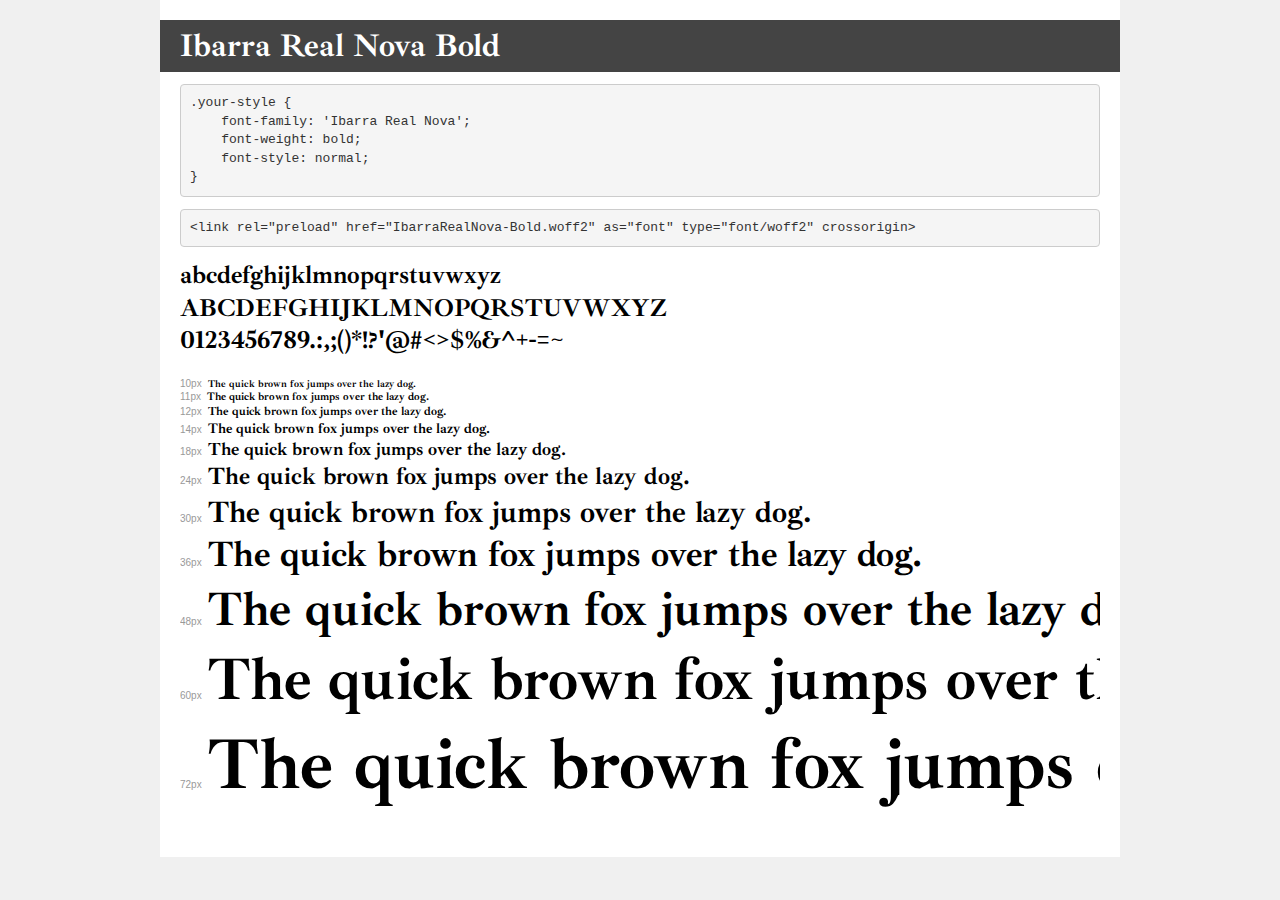
<file: fonts/ibarra_Real_Nova/demo.html>
<!DOCTYPE html>
<html lang="en">
<head>
    <meta charset="utf-8">
    <meta http-equiv="X-UA-Compatible" content="IE=edge">
    <meta name="viewport" content="width=device-width, initial-scale=1">
    <meta name="robots" content="noindex, noarchive">
    <meta name="format-detection" content="telephone=no">
    <title>Transfonter demo</title>
    <link href="stylesheet.css" rel="stylesheet">
    <style>
        /*
        http://meyerweb.com/eric/tools/css/reset/
        v2.0 | 20110126
        License: none (public domain)
        */
        html, body, div, span, applet, object, iframe,
        h1, h2, h3, h4, h5, h6, p, blockquote, pre,
        a, abbr, acronym, address, big, cite, code,
        del, dfn, em, img, ins, kbd, q, s, samp,
        small, strike, strong, sub, sup, tt, var,
        b, u, i, center,
        dl, dt, dd, ol, ul, li,
        fieldset, form, label, legend,
        table, caption, tbody, tfoot, thead, tr, th, td,
        article, aside, canvas, details, embed,
        figure, figcaption, footer, header, hgroup,
        menu, nav, output, ruby, section, summary,
        time, mark, audio, video {
            margin: 0;
            padding: 0;
            border: 0;
            font-size: 100%;
            font: inherit;
            vertical-align: baseline;
        }
        /* HTML5 display-role reset for older browsers */
        article, aside, details, figcaption, figure,
        footer, header, hgroup, menu, nav, section {
            display: block;
        }
        body {
            line-height: 1;
        }
        ol, ul {
            list-style: none;
        }
        blockquote, q {
            quotes: none;
        }
        blockquote:before, blockquote:after,
        q:before, q:after {
            content: '';
            content: none;
        }
        table {
            border-collapse: collapse;
            border-spacing: 0;
        }
        /* demo styles */
        body {
            background: #f0f0f0;
            color: #000;
        }
        .page {
            background: #fff;
            width: 920px;
            margin: 0 auto;
            padding: 20px 20px 0 20px;
            overflow: hidden;
        }
        .font-container {
            overflow-x: auto;
            overflow-y: hidden;
            margin-bottom: 40px;
            line-height: 1.3;
            white-space: nowrap;
            padding-bottom: 5px;
        }
        h1 {
            position: relative;
            background: #444;
            font-size: 32px;
            color: #fff;
            padding: 10px 20px;
            margin: 0 -20px 12px -20px;
        }
        .letters {
            font-size: 25px;
            margin-bottom: 20px;
        }
        .s10:before {
            content: '10px';
        }
        .s11:before {
            content: '11px';
        }
        .s12:before {
            content: '12px';
        }
        .s14:before {
            content: '14px';
        }
        .s18:before {
            content: '18px';
        }
        .s24:before {
            content: '24px';
        }
        .s30:before {
            content: '30px';
        }
        .s36:before {
            content: '36px';
        }
        .s48:before {
            content: '48px';
        }
        .s60:before {
            content: '60px';
        }
        .s72:before {
            content: '72px';
        }
        .s10:before, .s11:before, .s12:before, .s14:before,
        .s18:before, .s24:before, .s30:before, .s36:before,
        .s48:before, .s60:before, .s72:before {
            font-family: Arial, sans-serif;
            font-size: 10px;
            font-weight: normal;
            font-style: normal;
            color: #999;
            padding-right: 6px;
        }
        pre {
            display: block;
            padding: 9px;
            margin: 0 0 12px;
            font-family: Monaco, Menlo, Consolas, "Courier New", monospace;
            font-size: 13px;
            line-height: 1.428571429;
            color: #333;
            font-weight: normal;
            font-style: normal;
            background-color: #f5f5f5;
            border: 1px solid #ccc;
            overflow-x: auto;
            border-radius: 4px;
        }
        /* responsive */
        @media (max-width: 959px) {
            .page {
                width: auto;
                margin: 0;
            }
        }
    </style>
</head>
<body>
<div class="page">
    <div class="demo">
        <h1 style="font-family: 'Ibarra Real Nova'; font-weight: bold; font-style: normal;">Ibarra Real Nova Bold</h1>
        <pre title="Usage">.your-style {
    font-family: 'Ibarra Real Nova';
    font-weight: bold;
    font-style: normal;
}</pre>
        <pre title="Preload (optional)">
&lt;link rel=&quot;preload&quot; href=&quot;IbarraRealNova-Bold.woff2&quot; as=&quot;font&quot; type=&quot;font/woff2&quot; crossorigin&gt;</pre>
        <div class="font-container" style="font-family: 'Ibarra Real Nova'; font-weight: bold; font-style: normal;">
            <p class="letters">
                abcdefghijklmnopqrstuvwxyz<br>
ABCDEFGHIJKLMNOPQRSTUVWXYZ<br>
                0123456789.:,;()*!?'@#&lt;&gt;$%&^+-=~
            </p>
            <p class="s10" style="font-size: 10px;">The quick brown fox jumps over the lazy dog.</p>
            <p class="s11" style="font-size: 11px;">The quick brown fox jumps over the lazy dog.</p>
            <p class="s12" style="font-size: 12px;">The quick brown fox jumps over the lazy dog.</p>
            <p class="s14" style="font-size: 14px;">The quick brown fox jumps over the lazy dog.</p>
            <p class="s18" style="font-size: 18px;">The quick brown fox jumps over the lazy dog.</p>
            <p class="s24" style="font-size: 24px;">The quick brown fox jumps over the lazy dog.</p>
            <p class="s30" style="font-size: 30px;">The quick brown fox jumps over the lazy dog.</p>
            <p class="s36" style="font-size: 36px;">The quick brown fox jumps over the lazy dog.</p>
            <p class="s48" style="font-size: 48px;">The quick brown fox jumps over the lazy dog.</p>
            <p class="s60" style="font-size: 60px;">The quick brown fox jumps over the lazy dog.</p>
            <p class="s72" style="font-size: 72px;">The quick brown fox jumps over the lazy dog.</p>
        </div>
    </div>

</div>
</body>
</html>
</file>
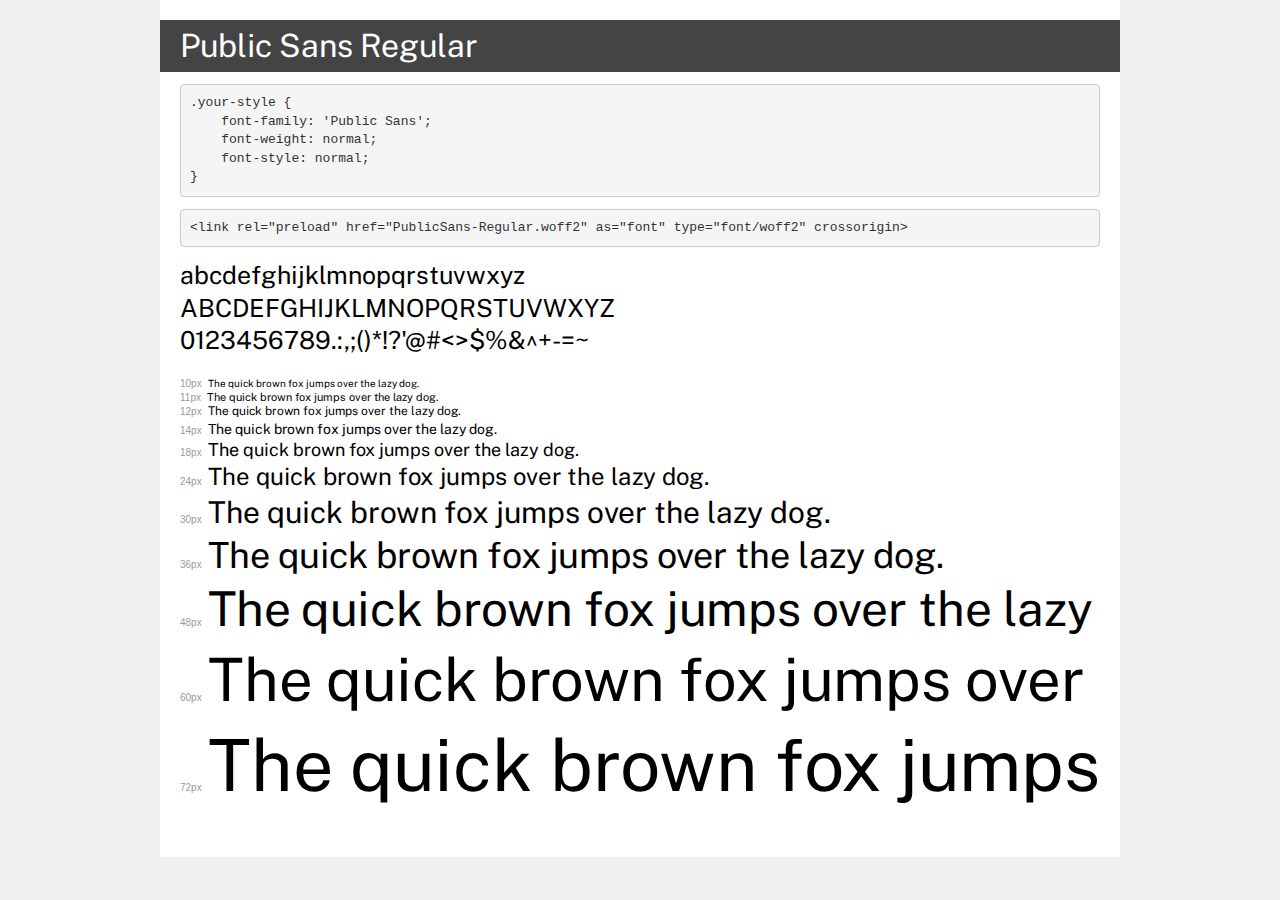
<file: fonts/Public_Sans/demo.html>
<!DOCTYPE html>
<html lang="en">
<head>
    <meta charset="utf-8">
    <meta http-equiv="X-UA-Compatible" content="IE=edge">
    <meta name="viewport" content="width=device-width, initial-scale=1">
    <meta name="robots" content="noindex, noarchive">
    <meta name="format-detection" content="telephone=no">
    <title>Transfonter demo</title>
    <link href="stylesheet.css" rel="stylesheet">
    <style>
        /*
        http://meyerweb.com/eric/tools/css/reset/
        v2.0 | 20110126
        License: none (public domain)
        */
        html, body, div, span, applet, object, iframe,
        h1, h2, h3, h4, h5, h6, p, blockquote, pre,
        a, abbr, acronym, address, big, cite, code,
        del, dfn, em, img, ins, kbd, q, s, samp,
        small, strike, strong, sub, sup, tt, var,
        b, u, i, center,
        dl, dt, dd, ol, ul, li,
        fieldset, form, label, legend,
        table, caption, tbody, tfoot, thead, tr, th, td,
        article, aside, canvas, details, embed,
        figure, figcaption, footer, header, hgroup,
        menu, nav, output, ruby, section, summary,
        time, mark, audio, video {
            margin: 0;
            padding: 0;
            border: 0;
            font-size: 100%;
            font: inherit;
            vertical-align: baseline;
        }
        /* HTML5 display-role reset for older browsers */
        article, aside, details, figcaption, figure,
        footer, header, hgroup, menu, nav, section {
            display: block;
        }
        body {
            line-height: 1;
        }
        ol, ul {
            list-style: none;
        }
        blockquote, q {
            quotes: none;
        }
        blockquote:before, blockquote:after,
        q:before, q:after {
            content: '';
            content: none;
        }
        table {
            border-collapse: collapse;
            border-spacing: 0;
        }
        /* demo styles */
        body {
            background: #f0f0f0;
            color: #000;
        }
        .page {
            background: #fff;
            width: 920px;
            margin: 0 auto;
            padding: 20px 20px 0 20px;
            overflow: hidden;
        }
        .font-container {
            overflow-x: auto;
            overflow-y: hidden;
            margin-bottom: 40px;
            line-height: 1.3;
            white-space: nowrap;
            padding-bottom: 5px;
        }
        h1 {
            position: relative;
            background: #444;
            font-size: 32px;
            color: #fff;
            padding: 10px 20px;
            margin: 0 -20px 12px -20px;
        }
        .letters {
            font-size: 25px;
            margin-bottom: 20px;
        }
        .s10:before {
            content: '10px';
        }
        .s11:before {
            content: '11px';
        }
        .s12:before {
            content: '12px';
        }
        .s14:before {
            content: '14px';
        }
        .s18:before {
            content: '18px';
        }
        .s24:before {
            content: '24px';
        }
        .s30:before {
            content: '30px';
        }
        .s36:before {
            content: '36px';
        }
        .s48:before {
            content: '48px';
        }
        .s60:before {
            content: '60px';
        }
        .s72:before {
            content: '72px';
        }
        .s10:before, .s11:before, .s12:before, .s14:before,
        .s18:before, .s24:before, .s30:before, .s36:before,
        .s48:before, .s60:before, .s72:before {
            font-family: Arial, sans-serif;
            font-size: 10px;
            font-weight: normal;
            font-style: normal;
            color: #999;
            padding-right: 6px;
        }
        pre {
            display: block;
            padding: 9px;
            margin: 0 0 12px;
            font-family: Monaco, Menlo, Consolas, "Courier New", monospace;
            font-size: 13px;
            line-height: 1.428571429;
            color: #333;
            font-weight: normal;
            font-style: normal;
            background-color: #f5f5f5;
            border: 1px solid #ccc;
            overflow-x: auto;
            border-radius: 4px;
        }
        /* responsive */
        @media (max-width: 959px) {
            .page {
                width: auto;
                margin: 0;
            }
        }
    </style>
</head>
<body>
<div class="page">
    <div class="demo">
        <h1 style="font-family: 'Public Sans'; font-weight: normal; font-style: normal;">Public Sans Regular</h1>
        <pre title="Usage">.your-style {
    font-family: 'Public Sans';
    font-weight: normal;
    font-style: normal;
}</pre>
        <pre title="Preload (optional)">
&lt;link rel=&quot;preload&quot; href=&quot;PublicSans-Regular.woff2&quot; as=&quot;font&quot; type=&quot;font/woff2&quot; crossorigin&gt;</pre>
        <div class="font-container" style="font-family: 'Public Sans'; font-weight: normal; font-style: normal;">
            <p class="letters">
                abcdefghijklmnopqrstuvwxyz<br>
ABCDEFGHIJKLMNOPQRSTUVWXYZ<br>
                0123456789.:,;()*!?'@#&lt;&gt;$%&^+-=~
            </p>
            <p class="s10" style="font-size: 10px;">The quick brown fox jumps over the lazy dog.</p>
            <p class="s11" style="font-size: 11px;">The quick brown fox jumps over the lazy dog.</p>
            <p class="s12" style="font-size: 12px;">The quick brown fox jumps over the lazy dog.</p>
            <p class="s14" style="font-size: 14px;">The quick brown fox jumps over the lazy dog.</p>
            <p class="s18" style="font-size: 18px;">The quick brown fox jumps over the lazy dog.</p>
            <p class="s24" style="font-size: 24px;">The quick brown fox jumps over the lazy dog.</p>
            <p class="s30" style="font-size: 30px;">The quick brown fox jumps over the lazy dog.</p>
            <p class="s36" style="font-size: 36px;">The quick brown fox jumps over the lazy dog.</p>
            <p class="s48" style="font-size: 48px;">The quick brown fox jumps over the lazy dog.</p>
            <p class="s60" style="font-size: 60px;">The quick brown fox jumps over the lazy dog.</p>
            <p class="s72" style="font-size: 72px;">The quick brown fox jumps over the lazy dog.</p>
        </div>
    </div>

</div>
</body>
</html>
</file>
<file: css/main.css>
@font-face {
  font-family: 'Ibarra Real Nova';
  src: url("../fonts/IbarraRealNova-Bold.woff2") format("woff2"), url("../fonts/IbarraRealNova-Bold.woff") format("woff");
  font-weight: bold;
  font-style: normal;
  font-display: swap;
}

@font-face {
  font-family: 'Public Sans';
  src: url("../fonts/PublicSans-Regular.woff2") format("woff2"), url("../fonts/PublicSans-Regular.woff") format("woff");
  font-weight: normal;
  font-style: normal;
  font-display: swap;
}

/* GENERAL */
html {
  -webkit-box-sizing: border-box;
          box-sizing: border-box;
  height: 100%;
  scroll-behavior: smooth;
}

*,
*::before,
*::after {
  -webkit-box-sizing: inherit;
          box-sizing: inherit;
}

h1, h2, h3, h4, h5, h6, p {
  margin: 0;
  padding: 0;
}

ul {
  padding: 0;
}

body {
  display: -webkit-box;
  display: -ms-flexbox;
  display: flex;
  -webkit-box-orient: vertical;
  -webkit-box-direction: normal;
      -ms-flex-direction: column;
          flex-direction: column;
  height: 100%;
  padding: 0;
  margin: 0;
  overflow-x: hidden;
  font-family: "Arial", sans-serif;
  background-color: #FAFAFA;
}

img {
  max-width: 100%;
  height: auto;
}

.container {
  -webkit-box-sizing: border-box;
          box-sizing: border-box;
  width: 100%;
  max-width: 1150px;
  margin: 0 auto;
  padding: 0px 20px;
}

.header-nav {
  background-color: #33323D;
  margin-top: 0;
  padding: 40px 0px;
  position: absolute;
  right: 0;
  display: none;
  top: 100px;
  width: 223px;
  z-index: 10;
}

.header-top__open .header-nav {
  display: block;
}

.header-nav__item {
  list-style-type: none;
  margin-bottom: 32px;
  text-align: center;
}

.header-nav__item:last-child {
  margin-bottom: 0;
}

.header-nav__link {
  font-family: "Public Sans";
  font-size: 12px;
  line-height: 14px;
  text-align: center;
  letter-spacing: 2px;
  text-transform: uppercase;
  color: #fff;
  text-decoration: none;
  -webkit-transition: 0.5s ease;
  transition: 0.5s ease;
}

.header-nav__link:hover {
  color: #5fb4a2;
}

.header-nav__link.active {
  color: #5fb4a2;
}

@media only screen and (min-width: 580px) {
  /* header-nav */
  .header-nav {
    display: -webkit-box;
    display: -ms-flexbox;
    display: flex;
    -webkit-box-align: center;
        -ms-flex-align: center;
            align-items: center;
    -webkit-box-pack: justify;
        -ms-flex-pack: justify;
            justify-content: space-between;
    background-color: transparent;
    padding: 0;
    position: relative;
    top: 0;
    right: 90px;
  }
  .header-nav__link {
    font-size: 12px;
    line-height: 14px;
    letter-spacing: 2px;
    text-transform: uppercase;
    color: #33323D;
    white-space: nowrap;
  }
  .header-nav__item {
    margin-bottom: 0;
    margin-left: 30px;
  }
  .header-hamburg__btn {
    display: none;
  }
}

@media only screen and (min-width: 768px) {
  .header-nav {
    position: relative;
    right: 120px;
  }
  .header-nav__item {
    margin-right: 15px;
  }
}

.header {
  display: -webkit-box;
  display: -ms-flexbox;
  display: flex;
  -webkit-box-align: center;
      -ms-flex-align: center;
          align-items: center;
  -webkit-box-pack: justify;
      -ms-flex-pack: justify;
          justify-content: space-between;
  padding: 40px 0;
  position: relative;
  z-index: 1;
}

.header-hamburg__btn {
  background-image: url(../../img/hamburg-menu.svg);
  background-repeat: no-repeat;
  background-size: contain;
  background-position: center;
  width: 24px;
  height: 14px;
  outline: none;
  border: none;
  background-color: transparent;
  cursor: pointer;
}

.header-top__open .header-hamburg__btn {
  background-image: url("../../img/X.svg");
}

/* hero-section */
.site-hero {
  margin-bottom: 115px;
  position: relative;
  z-index: -1;
}

.site-hero::before {
  content: '';
  background-image: url(../../img/mobile-img1.jpg);
  background-repeat: no-repeat;
  background-size: cover;
  background-position: center center;
  width: 100%;
  height: 310px;
  top: -25px;
  position: absolute;
}

.site-hero__title {
  font-family: "Ibarra Real Nova";
  font-size: 40px;
  line-height: 42px;
  letter-spacing: -0.357143px;
  color: #33323D;
  padding-top: 320px;
  width: 311px;
  margin-bottom: 32px;
}

.site-hero__btn {
  background: #33323D;
  padding: 17px 30px 17px 80px;
  outline: none;
  border: none;
  font-family: "Public Sans";
  font-size: 12px;
  line-height: 14px;
  text-align: center;
  letter-spacing: 2px;
  text-transform: uppercase;
  color: #fff;
  position: relative;
  cursor: pointer;
  display: -webkit-inline-box;
  display: -ms-inline-flexbox;
  display: inline-flex;
  text-decoration: none;
  -webkit-transition: 0.5s ease;
  transition: 0.5s ease;
}

.site-hero__btn::before {
  content: '';
  position: absolute;
  background-repeat: no-repeat;
  background-size: 20px 16px;
  background-position: center center;
  width: 48px;
  height: 48px;
  background-image: url(../../img/V.svg);
  background-color: rgba(0, 0, 0, 0.1);
  left: 0;
  top: 0;
}

.site-hero__btn:hover {
  background-color: #5fb4a2;
}

.site-hero__btn:hover.site-hero__btn::before {
  background-image: url(../../img/btn-white.svg);
}

/* site-hero-tablet */
@media only screen and (min-width: 580px) {
  .site-hero {
    background-image: url(../../img/tablet-img1.jpg);
    background-repeat: no-repeat;
    background-size: cover;
    background-position: center center;
    width: 100%;
    height: 480px;
    position: relative;
    z-index: 5;
    margin-bottom: 140px;
  }
  .site-hero::before {
    display: none;
  }
  .site-hero__holder {
    position: absolute;
    background-color: #FAFAFA;
    padding-top: 25px;
    left: 0;
    bottom: 0;
  }
  .site-hero__title {
    padding-top: 0;
    font-size: 30px;
  }
}

@media only screen and (min-width: 720px) {
  .site-hero {
    height: 600px;
  }
  .site-hero__holder {
    padding-top: 35px;
    padding-right: 40px;
  }
  .site-hero__title {
    font-size: 40px;
    width: 410px;
  }
}

@media only screen and (min-width: 720px) {
  .site-hero__title {
    width: 480px;
  }
}

@media only screen and (min-width: 940px) {
  .site-hero {
    background-image: url(../../img/desktop-img1.jpg);
  }
  .site-hero__title {
    width: 310px;
  }
}

/* main-section */
.about {
  display: -webkit-box;
  display: -ms-flexbox;
  display: flex;
  -webkit-box-align: center;
      -ms-flex-align: center;
          align-items: center;
  -webkit-box-pack: justify;
      -ms-flex-pack: justify;
          justify-content: space-between;
  -webkit-box-orient: vertical;
  -webkit-box-direction: normal;
      -ms-flex-direction: column;
          flex-direction: column;
  margin-bottom: 115px;
}

.about-desc {
  padding-top: 32px;
  padding-bottom: 68px;
  border-top: 1px solid rgba(51, 50, 61, 0.15);
  border-bottom: 1px solid rgba(51, 50, 61, 0.15);
}

.self__img-box {
  background-image: url("../../img/self.jpg");
  background-repeat: no-repeat;
  background-position: center center;
  background-size: cover;
  width: 100%;
  min-height: 400px;
}

.about-heading {
  font-family: "Ibarra Real Nova";
  font-size: 40px;
  line-height: 42px;
  letter-spacing: -0.357143px;
  color: #33323D;
  margin-bottom: 28px;
}

.about-text {
  font-family: "Public Sans";
  font-size: 16px;
  line-height: 30px;
  color: #33323D;
  mix-blend-mode: normal;
  opacity: 0.8;
  margin-bottom: 32px;
}

.about-btn {
  font-family: "Public Sans";
  font-size: 12px;
  line-height: 14px;
  letter-spacing: 2px;
  text-transform: uppercase;
  border: 1px solid #33323D;
  -webkit-box-sizing: border-box;
          box-sizing: border-box;
  color: #33323D;
  padding: 16px 32px;
  text-decoration: none;
  -webkit-transition: 0.5s ease;
  transition: 0.5s ease;
}

.about-btn:hover {
  background-color: #33323D;
  color: #fff;
}

.self__img-box {
  margin-bottom: 32px;
}

.self__picture {
  width: 100%;
}

.self__img {
  width: 100%;
  display: block;
}

@media only screen and (min-width: 560px) {
  .self__img-box {
    background-position: center center;
  }
}

@media only screen and (min-width: 768px) {
  .about {
    display: -webkit-box;
    display: -ms-flexbox;
    display: flex;
    -webkit-box-align: center;
        -ms-flex-align: center;
            align-items: center;
    -webkit-box-pack: justify;
        -ms-flex-pack: justify;
            justify-content: space-between;
    -webkit-box-orient: horizontal;
    -webkit-box-direction: normal;
        -ms-flex-direction: row;
            flex-direction: row;
  }
  .self__img-box {
    background-image: url("../../img/self-img-tablet@2x.jpg");
    width: 281px;
    height: 590px;
    margin-bottom: 0;
  }
  .about {
    display: -webkit-box;
    display: -ms-flexbox;
    display: flex;
    -webkit-box-align: center;
        -ms-flex-align: center;
            align-items: center;
    -webkit-box-pack: justify;
        -ms-flex-pack: justify;
            justify-content: space-between;
  }
  .about-text {
    width: 339px;
    font-size: 16px;
  }
}

@media only screen and (min-width: 968px) {
  .self__img-box {
    background-image: url("../../img/self@2x.jpg");
    width: 50%;
    height: 590px;
  }
  .about-desc {
    margin-right: 60px;
  }
}

/* interesting-doing */
.doing {
  margin-bottom: 150px;
  margin-top: 50px;
}

.doing-heading {
  font-family: "Ibarra Real Nova";
  font-size: 40px;
  line-height: 42px;
  text-align: center;
  letter-spacing: -0.357143px;
  color: #33323D;
  margin-bottom: 40px;
}

.doing-button {
  text-align: center;
}

.doing-btn {
  font-family: "Public Sans";
  font-size: 12px;
  line-height: 14px;
  letter-spacing: 2px;
  text-transform: uppercase;
  border: 1px solid #33323D;
  -webkit-box-sizing: border-box;
          box-sizing: border-box;
  color: #33323D;
  padding: 16px 32px;
  text-decoration: none;
  -webkit-transition: 0.5s ease;
  transition: 0.5s ease;
}

.doing-btn:hover {
  background-color: #33323D;
  color: #fff;
}

@media only screen and (min-width: 768px) {
  .doing {
    display: -webkit-box;
    display: -ms-flexbox;
    display: flex;
    -webkit-box-align: center;
        -ms-flex-align: center;
            align-items: center;
    -webkit-box-pack: justify;
        -ms-flex-pack: justify;
            justify-content: space-between;
  }
  .doing-heading {
    margin-bottom: 0;
    text-align: left;
    position: relative;
    width: 350px;
    margin-top: 0;
  }
  .doing-heading::after {
    position: absolute;
    content: '';
    right: -40%;
    top: 50%;
    background-color: rgba(51, 50, 61, 0.15);
    height: 1px;
    width: 113px;
  }
}

@media only screen and (min-width: 900px) {
  .doing-heading::after {
    width: 280px;
    right: -80%;
  }
}

@media only screen and (min-width: 1100px) {
  .doing-heading::after {
    width: 484px;
    left: 100%;
  }
}

@media only screen and (min-width: 1200px) {
  .doing-heading::after {
    width: 510px;
    left: 110%;
  }
}

/* footer-section */
.footer {
  background-color: #33323D;
  padding: 24px 0;
}

.footer-section {
  display: -webkit-box;
  display: -ms-flexbox;
  display: flex;
  -webkit-box-align: center;
      -ms-flex-align: center;
          align-items: center;
  -webkit-box-orient: vertical;
  -webkit-box-direction: normal;
      -ms-flex-direction: column;
          flex-direction: column;
}

.footer-logo {
  margin-bottom: 40px;
}

.footer-container {
  margin-bottom: 42px;
  padding-left: 0;
}

.footer-container__content {
  list-style: none;
  margin-bottom: 32px;
  text-align: center;
}

.footer-container__content:last-child {
  margin-bottom: 0;
}

.footer-container__link {
  font-family: "Public Sans";
  font-size: 12px;
  line-height: 14px;
  text-align: center;
  letter-spacing: 2px;
  text-transform: uppercase;
  color: #fff;
  text-decoration: none;
  white-space: nowrap;
  -webkit-transition: 0.5s ease;
  transition: 0.5s ease;
}

.footer-container__link:hover {
  color: #5fb4a2;
}

.footer-container__link.active {
  color: #5fb4a2;
}

.footer-social {
  display: -webkit-box;
  display: -ms-flexbox;
  display: flex;
  -webkit-box-align: center;
      -ms-flex-align: center;
          align-items: center;
  -webkit-box-pack: justify;
      -ms-flex-pack: justify;
          justify-content: space-between;
}

.footer-social__link {
  margin-right: 15px;
}

.footer-social__link:last-child {
  margin-right: 0;
}

@media only screen and (min-width: 768px) {
  .footer-section {
    -webkit-box-orient: horizontal;
    -webkit-box-direction: normal;
        -ms-flex-direction: row;
            flex-direction: row;
  }
  .footer-logo {
    margin-bottom: 0;
    margin-right: 48px;
  }
  .footer-container {
    display: -webkit-box;
    display: -ms-flexbox;
    display: flex;
    margin-top: 0;
    margin-bottom: 0;
    padding-bottom: 0;
  }
  .footer-container__content {
    margin-bottom: 0;
    margin-right: 42px;
  }
  .footer-social {
    margin-left: auto;
  }
}

/* get-section */
.get {
  border-top: 1px solid rgba(51, 50, 61, 0.15);
  border-bottom: 1px solid rgba(51, 50, 61, 0.15);
  padding: 32px 0;
  margin-bottom: 34px;
  mix-blend-mode: normal;
}

.get-title {
  font-family: "Ibarra Real Nova";
  font-size: 40px;
  line-height: 42px;
  letter-spacing: -0.357143px;
  color: #33323D;
  margin-bottom: 24px;
  margin-top: 0;
}

.get-desc {
  font-family: "Public Sans";
  font-size: 15px;
  line-height: 30px;
  color: #33323D;
  margin-bottom: 24px;
  mix-blend-mode: normal;
  opacity: 0.8;
  margin-top: 0;
}

.get-social__link {
  text-decoration: none;
  margin-right: 15px;
}

.get-social__link:last-child {
  margin-right: 0;
}

@media only screen and (min-width: 980px) {
  .get {
    display: -webkit-box;
    display: -ms-flexbox;
    display: flex;
    -webkit-box-pack: justify;
        -ms-flex-pack: justify;
            justify-content: space-between;
  }
  .get-desc {
    width: 635px;
  }
}

/* contact-section*/
.contact-me {
  padding-bottom: 80px;
}

.contact-me__heading {
  margin: 0;
  margin-bottom: 24px;
  font-weight: bold;
  font-family: "Ibarra Real Nova";
  font-size: 40px;
  line-height: 42px;
  letter-spacing: -0.5px;
  color: #33323D;
}

.contact-form__input-box {
  display: block;
  margin-bottom: 24px;
}

.contact-form__label {
  display: block;
  font-size: 13px;
  line-height: 30px;
  color: rgba(51, 50, 61, 0.8);
}

.contact-form__input {
  margin-top: 8px;
  width: 100%;
  border: none;
  font-size: 13px;
  line-height: 30px;
  display: block;
  padding: 9px 0 9px 16px;
  background-color: rgba(51, 50, 61, 0.1);
  outline: none;
  color: #717079;
}

.contact-form__input::-webkit-input-placeholder {
  font-size: 13px;
  line-height: 30px;
  color: rgba(51, 50, 61, 0.4);
}

.contact-form__input:-ms-input-placeholder {
  font-size: 13px;
  line-height: 30px;
  color: rgba(51, 50, 61, 0.4);
}

.contact-form__input::-ms-input-placeholder {
  font-size: 13px;
  line-height: 30px;
  color: rgba(51, 50, 61, 0.4);
}

.contact-form__input::placeholder {
  font-size: 13px;
  line-height: 30px;
  color: rgba(51, 50, 61, 0.4);
}

.contact-form__txt {
  min-height: 96px;
  resize: none;
}

.contact-form__btn {
  padding: 17px 24px;
  border: none;
  background-color: #33323D;
  color: #fff;
  -webkit-transition: background-color 0.3s ease, color 0.3s ease, opacity 0.3s ease;
  transition: background-color 0.3s ease, color 0.3s ease, opacity 0.3s ease;
  border: 1px solid #33323D;
}

.contact-form__btn:hover {
  background-color: #eaeaeb;
  color: #33323D;
}

.contact-form__btn:active {
  opacity: 0.6;
}

@media only screen and (min-width: 980px) {
  .contact-me {
    display: -webkit-box;
    display: -ms-flexbox;
    display: flex;
    -webkit-box-pack: justify;
        -ms-flex-pack: justify;
            justify-content: space-between;
  }
  .contact-form__input {
    min-width: 635px;
  }
}

.main-section__content {
  display: -webkit-box;
  display: -ms-flexbox;
  display: flex;
  -webkit-box-align: start;
      -ms-flex-align: start;
          align-items: flex-start;
  -webkit-box-pack: justify;
      -ms-flex-pack: justify;
          justify-content: space-between;
  -webkit-box-orient: vertical;
  -webkit-box-direction: normal;
      -ms-flex-direction: column;
          flex-direction: column;
}

.main-section__box {
  padding: 34px 0 48px 0;
  margin-top: 32px;
  margin-bottom: 70px;
  padding-left: 0;
  border-top: 1px solid rgba(51, 50, 61, 0.15);
  border-bottom: 1px solid rgba(51, 50, 61, 0.15);
}

.main-section__img {
  width: 100%;
}

.main-section__box-title {
  font-family: "Ibarra Real Nova";
  font-size: 40px;
  line-height: 42px;
  letter-spacing: -0.357143px;
  color: #33323D;
  margin-bottom: 24px;
}

.main-section__box-text {
  font-family: "Public Sans";
  font-size: 15px;
  line-height: 30px;
  color: #33323D;
  opacity: 0.8;
  margin-bottom: 28px;
}

.main-section__box-link {
  font-family: "Public Sans";
  font-size: 12px;
  line-height: 14px;
  letter-spacing: 2px;
  text-transform: uppercase;
  border: 1px solid #33323D;
  -webkit-box-sizing: border-box;
          box-sizing: border-box;
  color: #33323D;
  padding: 16px 32px;
  text-decoration: none;
  -webkit-transition: 0.5s ease;
  transition: 0.5s ease;
}

.main-section__box-link:hover {
  background-color: #33323D;
  color: #fff;
}

@media only screen and (min-width: 768px) {
  .main-section__content {
    display: -webkit-box;
    display: -ms-flexbox;
    display: flex;
    -webkit-box-align: center;
        -ms-flex-align: center;
            align-items: center;
    -webkit-box-pack: justify;
        -ms-flex-pack: justify;
            justify-content: space-between;
    -webkit-box-orient: horizontal;
    -webkit-box-direction: normal;
        -ms-flex-direction: row;
            flex-direction: row;
  }
  .main-section__content:nth-child(even) {
    -webkit-box-orient: horizontal;
    -webkit-box-direction: reverse;
        -ms-flex-direction: row-reverse;
            flex-direction: row-reverse;
  }
  .main-section__content:nth-child(even) .main-section__box {
    margin-left: 0;
    margin-right: 70px;
  }
  .main-section__img {
    width: 50%;
  }
  .main-section__box {
    padding: 34px 0 50px 0;
    margin-left: 70px;
    margin-bottom: 40px;
  }
  .main-section__box-title {
    margin-bottom: 30px;
  }
  .main-section__box-text {
    margin-bottom: 35px;
  }
}

@media only screen and (min-width: 920px) {
  .main-section__content {
    margin-bottom: 80px;
  }
  .main-section__content:nth-child(even) .main-section__box {
    margin-left: 90px;
  }
  .main-section__img {
    max-width: 540px;
  }
  .main-section__box-text {
    width: 350px;
  }
  .main-section__box {
    padding: 60px 0 110px 0;
    margin-right: 90px;
  }
  .main-section__img {
    max-height: 460px;
  }
}

.manage-section__img, .bookmark-section__img, .detail-section__img, .last-section__img {
  margin-bottom: 40px;
  width: 100%;
}

.manage-site__title, .bookmark-site__title, .detail-site__title, .last-site__title {
  font-family: "Ibarra Real Nova";
  font-size: 40px;
  line-height: 42px;
  letter-spacing: -0.357143px;
  color: #33323D;
  margin-bottom: 24px;
}

.manage-site__text, .bookmark-site__text, .detail-site__text, .last-site__text {
  font-family: "Public Sans";
  font-size: 15px;
  line-height: 30px;
  color: #33323D;
  opacity: 0.8;
  margin-bottom: 24px;
}

.manage-section__links, .bookmark-section__links, .detail-section__links, .last-section__links {
  list-style-type: none;
  padding-bottom: 5px;
}

.manage-section__link, .bookmark-section__link, .detail-section__link, .last-section__link {
  font-family: "Public Sans";
  font-size: 13px;
  line-height: 30px;
  color: #5FB4A2;
  text-decoration: none;
  display: block;
  margin-bottom: 15px;
}

.manage-section__btn {
  font-family: "Public Sans";
  font-size: 12px;
  line-height: 14px;
  letter-spacing: 2px;
  text-transform: uppercase;
  border: 1px solid #33323D;
  -webkit-box-sizing: border-box;
          box-sizing: border-box;
  color: #33323D;
  padding: 16px 32px;
  text-decoration: none;
  -webkit-transition: 0.5s ease;
  transition: 0.5s ease;
}

.manage-section__btn:hover {
  background-color: #33323D;
  color: #fff;
}

.manage-section__info-site, .bookmark-section__info-site, .detail-section__info-site, .last-section__info-site {
  padding: 30px 0 50px 0;
  margin-bottom: 24px;
  border-bottom: 1px solid rgba(51, 50, 61, 0.15);
  border-top: 1px solid rgba(51, 50, 61, 0.15);
}

.manage-background__title, .manage-background__content, .bookmark-background__content, .detail-background__content, .last-background__content, .bookmark-background__title, .detail-background__title, .last-background__title {
  font-family: "Ibarra Real Nova";
  font-size: 32px;
  line-height: 42px;
  letter-spacing: -0.285714px;
  color: #33323D;
  margin-bottom: 24px;
}

.manage-background__desc, .bookmark-background__desc, .detail-background__desc, .last-background__desc {
  font-family: "Public Sans";
  font-size: 15px;
  line-height: 30px;
  color: #33323D;
  opacity: 0.8;
  margin-bottom: 40px;
}

.manage-background__img, .bookmark-background__img, .detail-background__img, .last-background__img {
  width: 100%;
}

.manage-background__img:not(:last-child), .bookmark-background__img:not(:last-child), .detail-background__img:not(:last-child), .last-background__img:not(:last-child) {
  margin-bottom: 32px;
}

@media only screen and (min-width: 768px) {
  .manage-site__text, .bookmark-site__text, .detail-site__text, .last-site__text {
    width: 535px;
  }
}

@media only screen and (min-width: 980px) {
  .manage-section__info {
    display: -webkit-box;
    display: -ms-flexbox;
    display: flex;
    -webkit-box-pack: justify;
        -ms-flex-pack: justify;
            justify-content: space-between;
  }
  .manage-section__info-site, .bookmark-section__info-site, .detail-section__info-site, .last-section__info-site {
    margin-right: 90px;
    padding-top: 25px;
    height: 450px;
    margin-bottom: 0;
  }
  .manage-site__text, .bookmark-site__text, .detail-site__text, .last-site__text {
    width: 350px;
  }
}

@media only screen and (min-width: 1110px) {
  .manage-section__info-site, .bookmark-section__info-site, .detail-section__info-site, .last-section__info-site {
    margin-right: 125px;
  }
}

.fylo, .insure {
  display: -webkit-box;
  display: -ms-flexbox;
  display: flex;
  -webkit-box-align: center;
      -ms-flex-align: center;
          align-items: center;
  -webkit-box-pack: justify;
      -ms-flex-pack: justify;
          justify-content: space-between;
  margin: 64px 0 65px 0;
  border-top: 1px solid rgba(51, 50, 61, 0.15);
  border-bottom: 1px solid rgba(51, 50, 61, 0.15);
}

.fylo-left, .insure-left {
  border-right: 1px solid rgba(51, 50, 61, 0.15);
  width: 50%;
  height: 100%;
  padding: 32px 0;
  display: -webkit-box;
  display: -ms-flexbox;
  display: flex;
  -webkit-box-align: center;
      -ms-flex-align: center;
          align-items: center;
}

.fylo-left__info {
  padding-left: 25px;
}

.fylo-right, .insure-right {
  display: -webkit-box;
  display: -ms-flexbox;
  display: flex;
  -webkit-box-align: center;
      -ms-flex-align: center;
          align-items: center;
  text-align: right;
  margin-left: auto;
  padding: 32px 0;
}

.fylo-right__info {
  padding-right: 25px;
}

.fylo-title, .insure-title {
  font-family: "Ibarra Real Nova";
  font-size: 25px;
  line-height: 36px;
  letter-spacing: -0.285714px;
  color: #33323D;
  margin-bottom: 5px;
}

.fylo-content, .insure-content {
  font-family: "Public Sans";
  font-size: 14px;
  line-height: 30px;
  color: #33323D;
  mix-blend-mode: normal;
  opacity: 0.5;
}

@media only screen and (min-width: 768px) {
  .fylo-title, .insure-title {
    font-size: 32px;
  }
  .fylo-content, .insure-content {
    font-size: 16px;
  }
}

.bookmark-section__btn {
  font-family: "Public Sans";
  font-size: 12px;
  line-height: 14px;
  letter-spacing: 2px;
  text-transform: uppercase;
  border: 1px solid #33323D;
  -webkit-box-sizing: border-box;
          box-sizing: border-box;
  color: #33323D;
  padding: 16px 32px;
  text-decoration: none;
  -webkit-transition: 0.5s ease;
  transition: 0.5s ease;
}

.bookmark-section__btn:hover {
  background-color: #33323D;
  color: #fff;
}

.bookmark-background__img:not(:last-child) {
  margin-bottom: 32px;
}

@media only screen and (min-width: 768px) {
  .bookmark-site__text {
    width: 535px;
  }
}

@media only screen and (min-width: 980px) {
  .bookmark-section__info {
    display: -webkit-box;
    display: -ms-flexbox;
    display: flex;
    -webkit-box-pack: justify;
        -ms-flex-pack: justify;
            justify-content: space-between;
  }
  .bookmark-section__info-site {
    margin-right: 90px;
    padding-top: 25px;
    height: 450px;
    margin-bottom: 0;
  }
  .bookmark-site__text {
    width: 350px;
  }
}

@media only screen and (min-width: 1110px) {
  .bookmark-section__info-site {
    margin-right: 125px;
  }
}

.insure-left ::before {
  content: '';
  position: absolute;
  background-image: url(../../img/<.svg);
  background-repeat: no-repeat;
  background-size: contain;
  width: 8px;
  height: 16px;
  left: -35px;
  top: 60px;
  cursor: pointer;
}

.insure-right ::after {
  content: '';
  position: absolute;
  background-image: url(../../img/>.svg);
  background-repeat: no-repeat;
  background-size: contain;
  width: 8px;
  height: 16px;
  right: -35px;
  top: 60px;
  cursor: pointer;
}

.detail-section__btn {
  font-family: "Public Sans";
  font-size: 12px;
  line-height: 14px;
  letter-spacing: 2px;
  text-transform: uppercase;
  border: 1px solid #33323D;
  -webkit-box-sizing: border-box;
          box-sizing: border-box;
  color: #33323D;
  padding: 16px 32px;
  text-decoration: none;
  -webkit-transition: 0.5s ease;
  transition: 0.5s ease;
}

.detail-section__btn:hover {
  background-color: #33323D;
  color: #fff;
}

.detail-background__img:not(:last-child) {
  margin-bottom: 32px;
}

@media only screen and (min-width: 768px) {
  .detail-site__text {
    width: 535px;
  }
}

@media only screen and (min-width: 980px) {
  .detail-section__info {
    display: -webkit-box;
    display: -ms-flexbox;
    display: flex;
    -webkit-box-pack: justify;
        -ms-flex-pack: justify;
            justify-content: space-between;
  }
  .detail-section__info-site {
    margin-right: 90px;
    padding-top: 25px;
    height: 450px;
    margin-bottom: 0;
  }
  .detail-site__text {
    width: 350px;
  }
}

@media only screen and (min-width: 1110px) {
  .detail-section__info-site {
    margin-right: 125px;
  }
}

.last-section__btn {
  font-family: "Public Sans";
  font-size: 12px;
  line-height: 14px;
  letter-spacing: 2px;
  text-transform: uppercase;
  border: 1px solid #33323D;
  -webkit-box-sizing: border-box;
          box-sizing: border-box;
  color: #33323D;
  padding: 16px 32px;
  text-decoration: none;
  -webkit-transition: 0.5s ease;
  transition: 0.5s ease;
}

.last-section__btn:hover {
  background-color: #33323D;
  color: #fff;
}

.last-background__img:not(:last-child) {
  margin-bottom: 32px;
}

@media only screen and (min-width: 768px) {
  .last-site__text {
    width: 535px;
  }
}

@media only screen and (min-width: 980px) {
  .last-section__info {
    display: -webkit-box;
    display: -ms-flexbox;
    display: flex;
    -webkit-box-pack: justify;
        -ms-flex-pack: justify;
            justify-content: space-between;
  }
  .last-section__info-site {
    margin-right: 90px;
    padding-top: 25px;
    height: 450px;
    margin-bottom: 0;
  }
  .last-site__text {
    width: 350px;
  }
}

@media only screen and (min-width: 1110px) {
  .last-section__info-site {
    margin-right: 125px;
  }
}
/*# sourceMappingURL=main.css.map */
</file>
<file: fonts/ibarra_Real_Nova/stylesheet.css>
@font-face {
    font-family: 'Ibarra Real Nova';
    src: url('IbarraRealNova-Bold.woff2') format('woff2'),
        url('IbarraRealNova-Bold.woff') format('woff');
    font-weight: bold;
    font-style: normal;
    font-display: swap;
}
</file>
<file: fonts/Public_Sans/stylesheet.css>
@font-face {
    font-family: 'Public Sans';
    src: url('PublicSans-Regular.woff2') format('woff2'),
        url('PublicSans-Regular.woff') format('woff');
    font-weight: normal;
    font-style: normal;
    font-display: swap;
}
</file>
